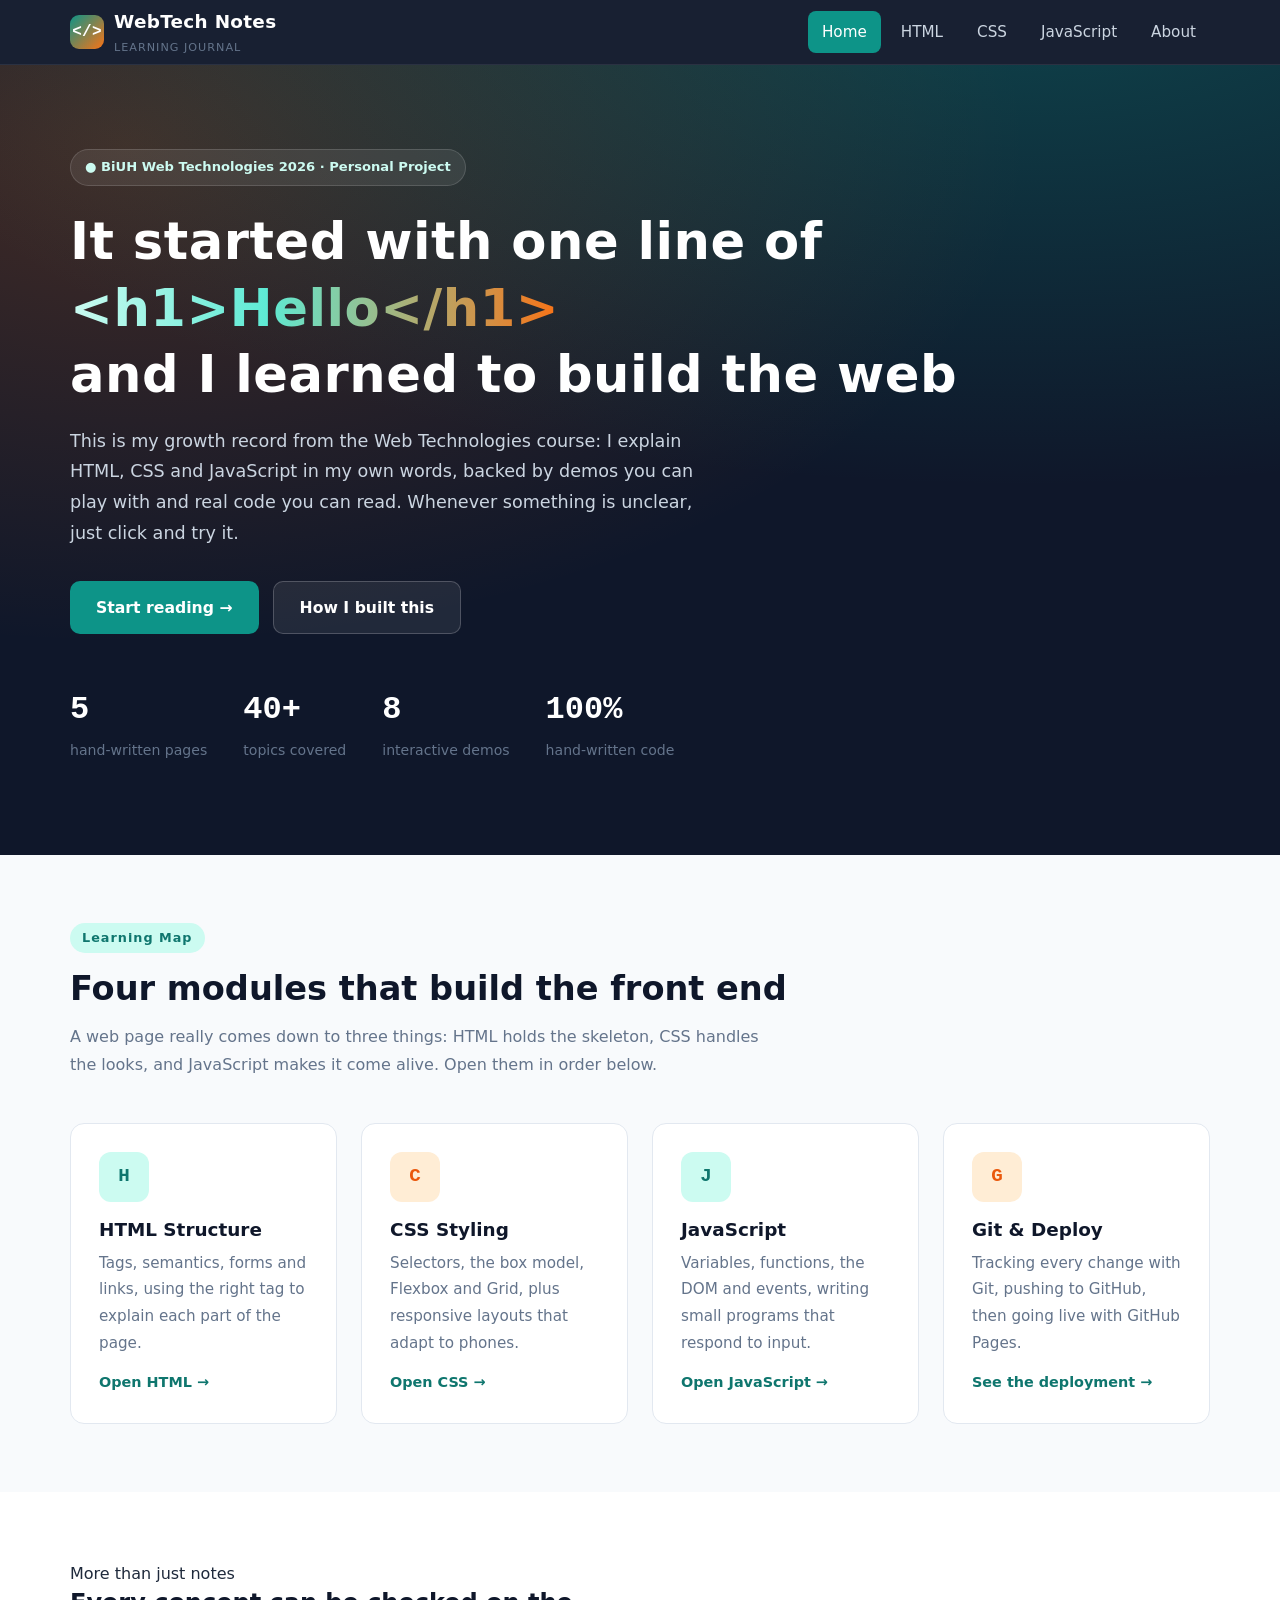
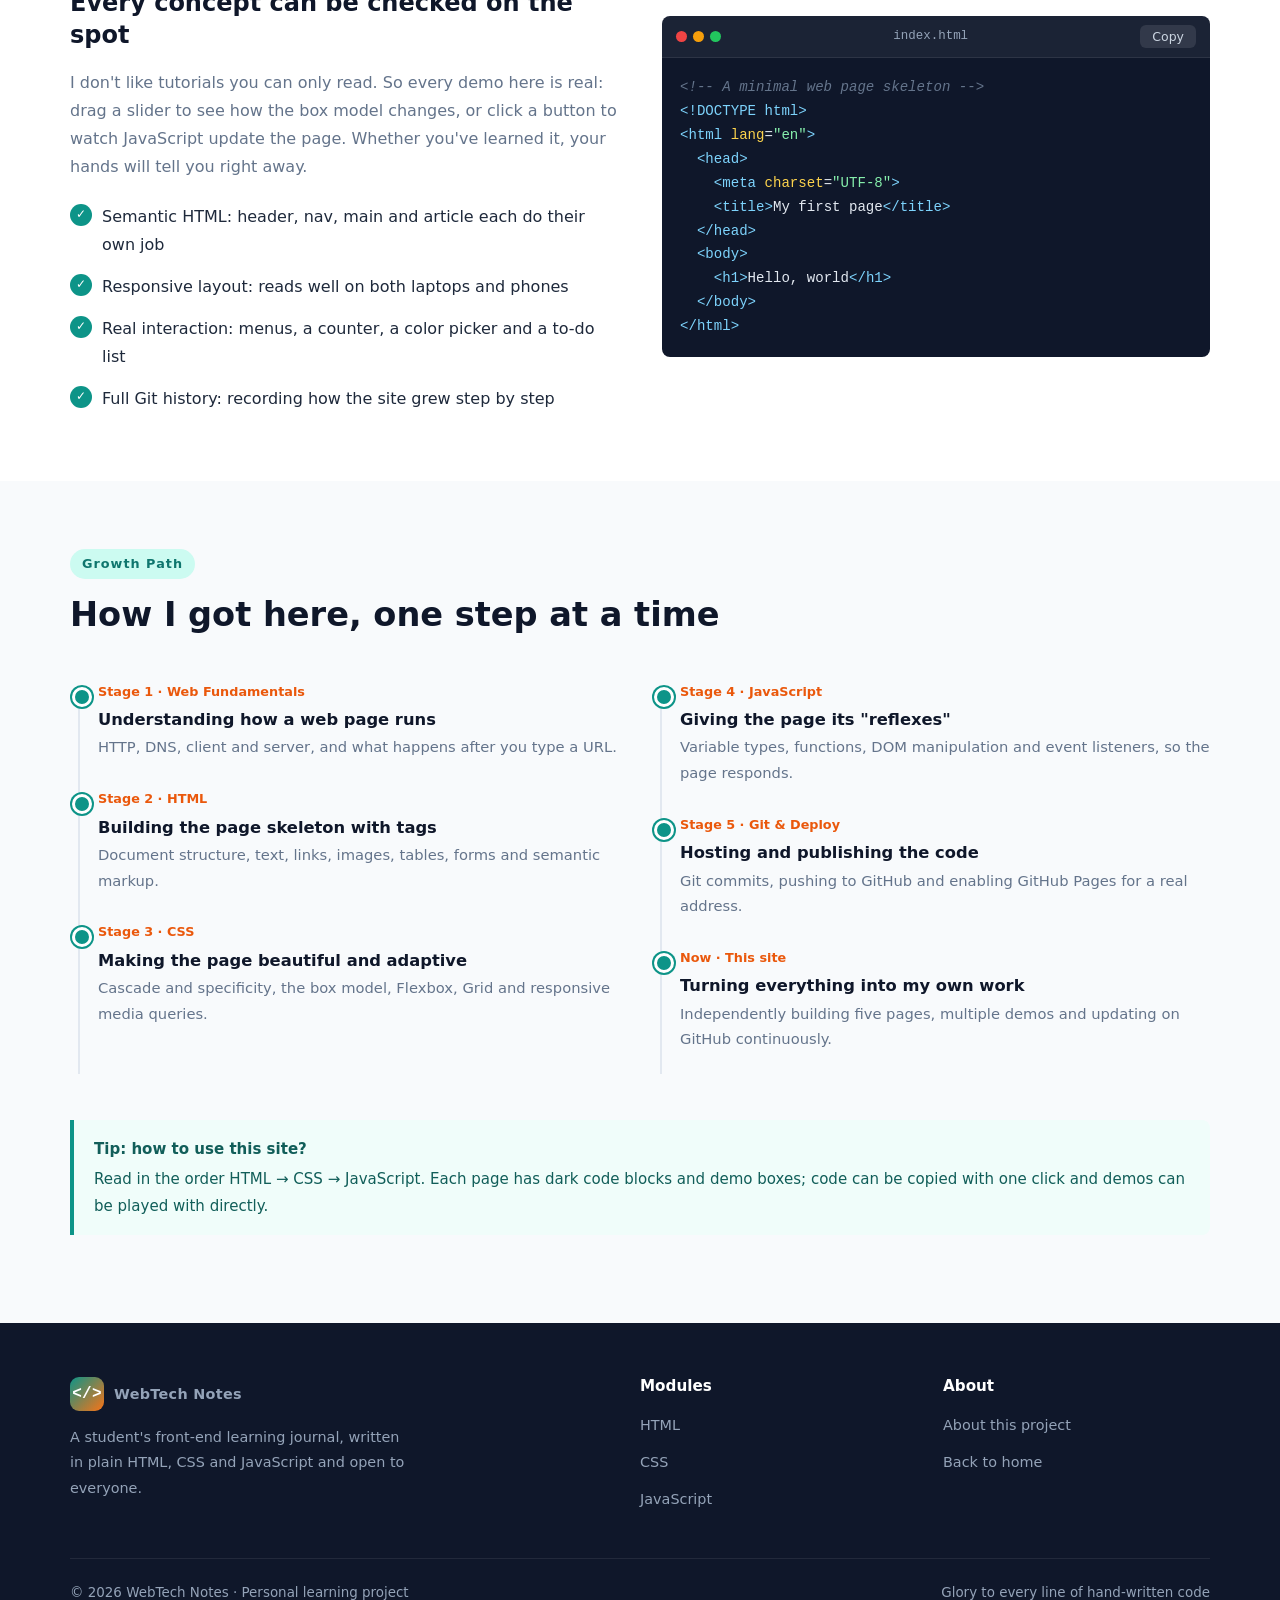
<file: index.html>
<!DOCTYPE html>
<html lang="en">
<head>
  <meta charset="UTF-8">
  <meta name="viewport" content="width=device-width, initial-scale=1.0">
  <title>WebTech Notes · My Web Development Learning Journal</title>
  <meta name="description" content="A from-scratch front-end learning journal: HTML, CSS and JavaScript topics, interactive demos and real code, all hand-written and hosted on GitHub.">

  <!-- Identity: favicon and app icon -->
  <link rel="icon" href="images/favicon-32.png" sizes="32x32">
  <link rel="apple-touch-icon" href="images/apple-touch-icon.png">

  <!-- Open Graph share card -->
  <meta property="og:title" content="WebTech Notes">
  <meta property="og:description" content="A from-scratch front-end journal: HTML, CSS and JavaScript, all hand-written.">
  <meta property="og:image" content="https://qianniu2007.github.io/webtech-notes/images/og-image.jpg">
  <meta property="og:url" content="https://qianniu2007.github.io/webtech-notes/">
  <meta property="og:type" content="website">
  <meta name="twitter:card" content="summary_large_image">

  <link rel="stylesheet" href="css/style.css">
</head>
<body>

  <!-- ===== Header ===== -->
  <header class="site-header">
    <div class="container nav-bar">
      <a class="brand" href="index.html">
        <span class="mark">&lt;/&gt;</span>
        <span>WebTech Notes<small>LEARNING JOURNAL</small></span>
      </a>
      <button class="nav-toggle" aria-label="Toggle menu" aria-expanded="false">
        <span></span><span></span><span></span>
      </button>
      <nav class="nav-links" aria-label="Main navigation">
        <a href="index.html" class="active">Home</a>
        <a href="html.html">HTML</a>
        <a href="css.html">CSS</a>
        <a href="javascript.html">JavaScript</a>
        <a href="about.html">About</a>
      </nav>
    </div>
  </header>

  <main>
    <!-- ===== Hero ===== -->
    <section class="hero">
      <div class="container">
        <span class="eyebrow">● BiUH Web Technologies 2026 · Personal Project</span>
        <h1>It started with one line of <span class="grad">&lt;h1&gt;Hello&lt;/h1&gt;</span><br>and I learned to build the web</h1>
        <p class="lead">
          This is my growth record from the Web Technologies course: I explain HTML, CSS and JavaScript
          in my own words, backed by demos you can play with and real code you can read.
          Whenever something is unclear, just click and try it.
        </p>
        <div class="hero-actions">
          <a href="html.html" class="btn btn-primary">Start reading →</a>
          <a href="about.html" class="btn btn-ghost">How I built this</a>
        </div>
        <div class="hero-stats">
          <div><div class="num"><span data-count="5">0</span></div><div class="lbl">hand-written pages</div></div>
          <div><div class="num"><span data-count="40">0</span>+</div><div class="lbl">topics covered</div></div>
          <div><div class="num"><span data-count="8">0</span></div><div class="lbl">interactive demos</div></div>
          <div><div class="num"><span data-count="100">0</span>%</div><div class="lbl">hand-written code</div></div>
        </div>
      </div>
    </section>

    <!-- ===== Learning modules ===== -->
    <section class="section">
      <div class="container">
        <div class="section-head reveal">
          <span class="tag">Learning Map</span>
          <h2>Four modules that build the front end</h2>
          <p>A web page really comes down to three things: HTML holds the skeleton, CSS handles the looks, and JavaScript makes it come alive. Open them in order below.</p>
        </div>
        <div class="grid grid-4">
          <article class="card module-card reveal">
            <div class="icon">H</div>
            <h3>HTML Structure</h3>
            <p>Tags, semantics, forms and links, using the right tag to explain each part of the page.</p>
            <a class="go" href="html.html">Open HTML</a>
          </article>
          <article class="card module-card reveal">
            <div class="icon accent-bg">C</div>
            <h3>CSS Styling</h3>
            <p>Selectors, the box model, Flexbox and Grid, plus responsive layouts that adapt to phones.</p>
            <a class="go" href="css.html">Open CSS</a>
          </article>
          <article class="card module-card reveal">
            <div class="icon">J</div>
            <h3>JavaScript</h3>
            <p>Variables, functions, the DOM and events, writing small programs that respond to input.</p>
            <a class="go" href="javascript.html">Open JavaScript</a>
          </article>
          <article class="card module-card reveal">
            <div class="icon accent-bg">G</div>
            <h3>Git &amp; Deploy</h3>
            <p>Tracking every change with Git, pushing to GitHub, then going live with GitHub Pages.</p>
            <a class="go" href="about.html">See the deployment</a>
          </article>
        </div>
      </div>
    </section>

    <!-- ===== Why this site ===== -->
    <section class="section alt">
      <div class="container">
        <div class="grid grid-2" style="align-items:center; gap:44px;">
          <div class="reveal">
            <span class="tag">More than just notes</span>
            <h2 style="margin-bottom:18px;">Every concept can be checked on the spot</h2>
            <p style="color:var(--muted); margin-bottom:22px;">
              I don't like tutorials you can only read. So every demo here is real: drag a slider to see
              how the box model changes, or click a button to watch JavaScript update the page.
              Whether you've learned it, your hands will tell you right away.
            </p>
            <ul class="feature-list">
              <li>Semantic HTML: header, nav, main and article each do their own job</li>
              <li>Responsive layout: reads well on both laptops and phones</li>
              <li>Real interaction: menus, a counter, a color picker and a to-do list</li>
              <li>Full Git history: recording how the site grew step by step</li>
            </ul>
          </div>
          <div class="reveal">
            <div class="code-block">
              <div class="code-bar">
                <span class="dots"><i></i><i></i><i></i></span>
                <span class="fname">index.html</span>
                <button class="copy-btn">Copy</button>
              </div>
<pre><span class="t-com">&lt;!-- A minimal web page skeleton --&gt;</span>
<span class="t-tag">&lt;!DOCTYPE html&gt;</span>
<span class="t-tag">&lt;html</span> <span class="t-attr">lang</span>=<span class="t-str">"en"</span><span class="t-tag">&gt;</span>
  <span class="t-tag">&lt;head&gt;</span>
    <span class="t-tag">&lt;meta</span> <span class="t-attr">charset</span>=<span class="t-str">"UTF-8"</span><span class="t-tag">&gt;</span>
    <span class="t-tag">&lt;title&gt;</span>My first page<span class="t-tag">&lt;/title&gt;</span>
  <span class="t-tag">&lt;/head&gt;</span>
  <span class="t-tag">&lt;body&gt;</span>
    <span class="t-tag">&lt;h1&gt;</span>Hello, world<span class="t-tag">&lt;/h1&gt;</span>
  <span class="t-tag">&lt;/body&gt;</span>
<span class="t-tag">&lt;/html&gt;</span></pre>
            </div>
          </div>
        </div>
      </div>
    </section>

    <!-- ===== Timeline ===== -->
    <section class="section">
      <div class="container">
        <div class="section-head reveal">
          <span class="tag">Growth Path</span>
          <h2>How I got here, one step at a time</h2>
        </div>
        <div class="grid grid-2">
          <div class="timeline reveal">
            <div class="timeline-item">
              <div class="when">Stage 1 · Web Fundamentals</div>
              <h4>Understanding how a web page runs</h4>
              <p>HTTP, DNS, client and server, and what happens after you type a URL.</p>
            </div>
            <div class="timeline-item">
              <div class="when">Stage 2 · HTML</div>
              <h4>Building the page skeleton with tags</h4>
              <p>Document structure, text, links, images, tables, forms and semantic markup.</p>
            </div>
            <div class="timeline-item">
              <div class="when">Stage 3 · CSS</div>
              <h4>Making the page beautiful and adaptive</h4>
              <p>Cascade and specificity, the box model, Flexbox, Grid and responsive media queries.</p>
            </div>
          </div>
          <div class="timeline reveal">
            <div class="timeline-item">
              <div class="when">Stage 4 · JavaScript</div>
              <h4>Giving the page its "reflexes"</h4>
              <p>Variable types, functions, DOM manipulation and event listeners, so the page responds.</p>
            </div>
            <div class="timeline-item">
              <div class="when">Stage 5 · Git &amp; Deploy</div>
              <h4>Hosting and publishing the code</h4>
              <p>Git commits, pushing to GitHub and enabling GitHub Pages for a real address.</p>
            </div>
            <div class="timeline-item">
              <div class="when">Now · This site</div>
              <h4>Turning everything into my own work</h4>
              <p>Independently building five pages, multiple demos and updating on GitHub continuously.</p>
            </div>
          </div>
        </div>

        <div class="callout info reveal" style="margin-top:40px;">
          <strong>Tip: how to use this site?</strong>
          Read in the order HTML → CSS → JavaScript. Each page has dark code blocks and demo boxes; code can be copied with one click and demos can be played with directly.
        </div>
      </div>
    </section>
  </main>

  <!-- ===== Footer ===== -->
  <footer class="site-footer">
    <div class="container">
      <div class="footer-grid">
        <div>
          <a class="brand" href="index.html">
            <span class="mark">&lt;/&gt;</span>
            <span>WebTech Notes</span>
          </a>
          <p>A student's front-end learning journal, written in plain HTML, CSS and JavaScript and open to everyone.</p>
        </div>
        <div>
          <h4>Modules</h4>
          <ul>
            <li><a href="html.html">HTML</a></li>
            <li><a href="css.html">CSS</a></li>
            <li><a href="javascript.html">JavaScript</a></li>
          </ul>
        </div>
        <div>
          <h4>About</h4>
          <ul>
            <li><a href="about.html">About this project</a></li>
            <li><a href="index.html">Back to home</a></li>
          </ul>
        </div>
      </div>
      <div class="footer-bottom">
        <span>© <span data-year>2026</span> WebTech Notes · Personal learning project</span>
        <span>Glory to every line of hand-written code</span>
      </div>
    </div>
  </footer>

  <button class="to-top" aria-label="Back to top">↑</button>
  <script src="js/main.js"></script>
</body>
</html>
</file>
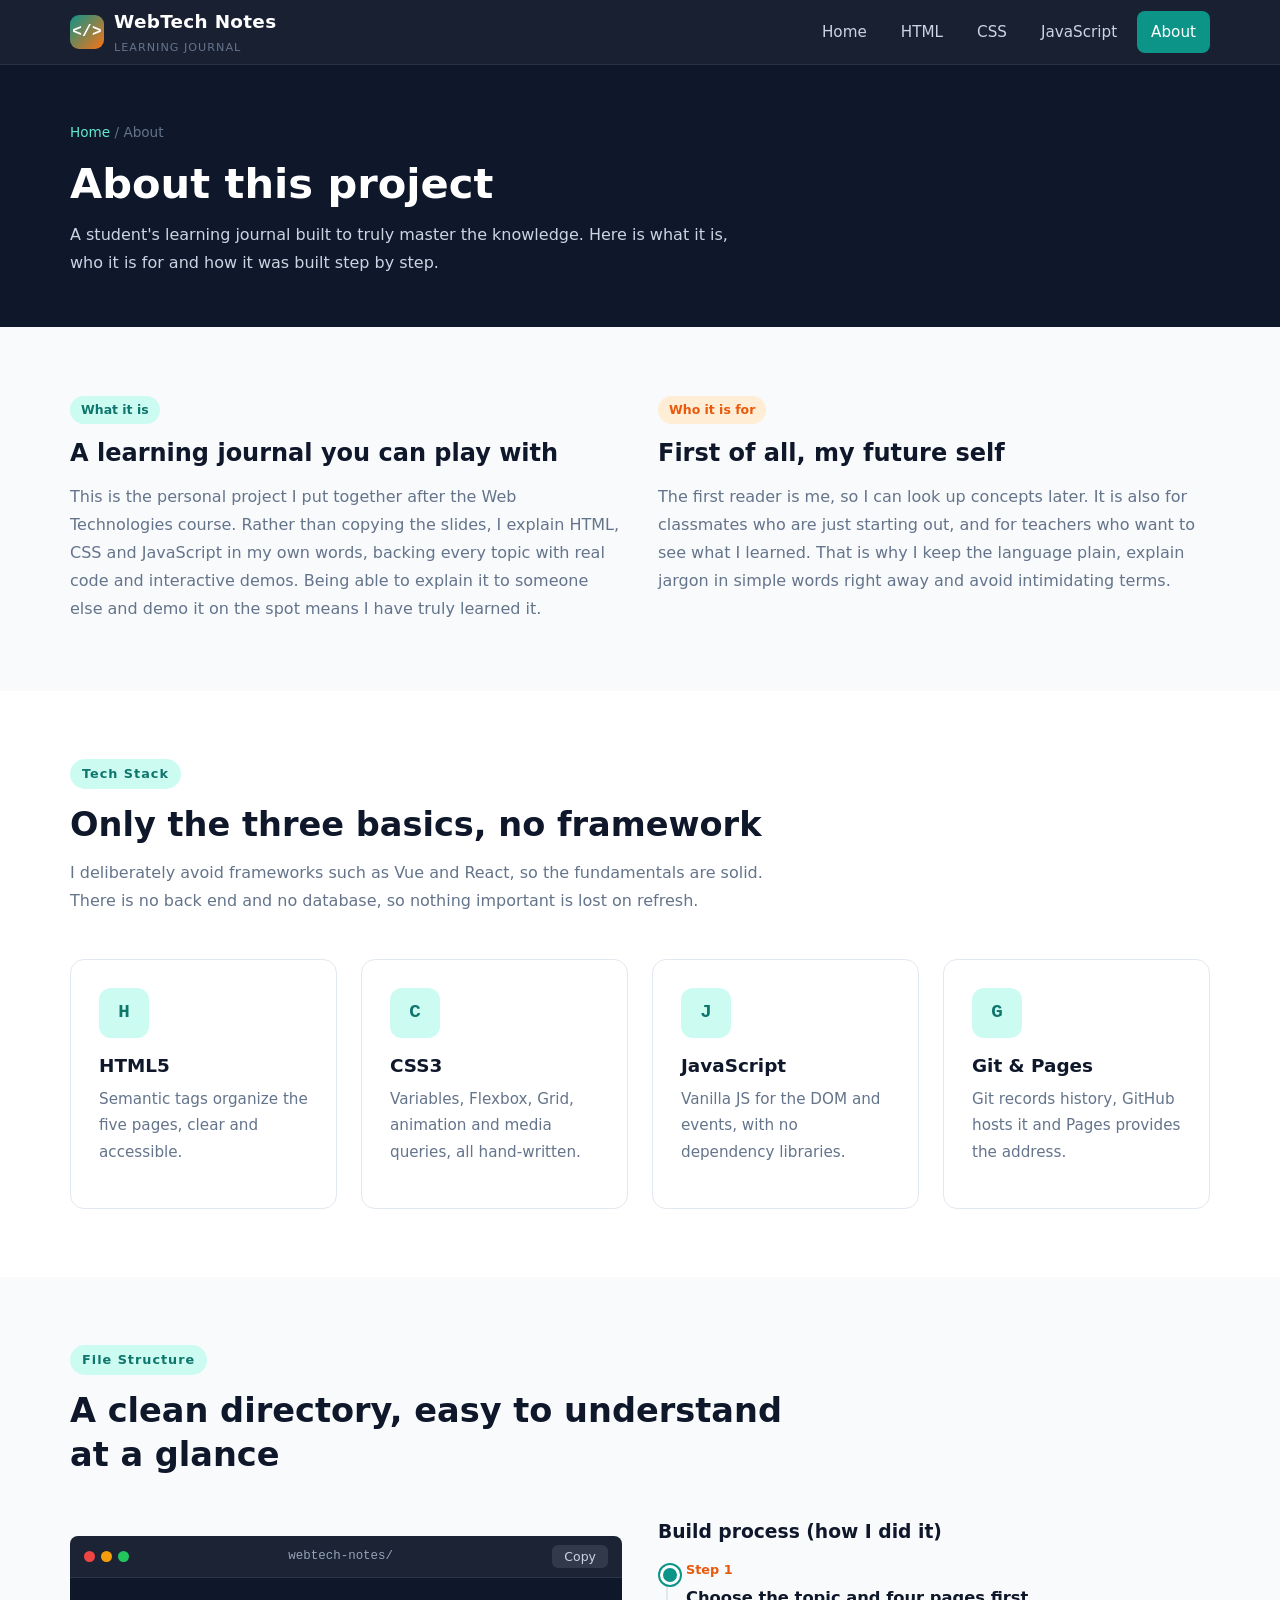
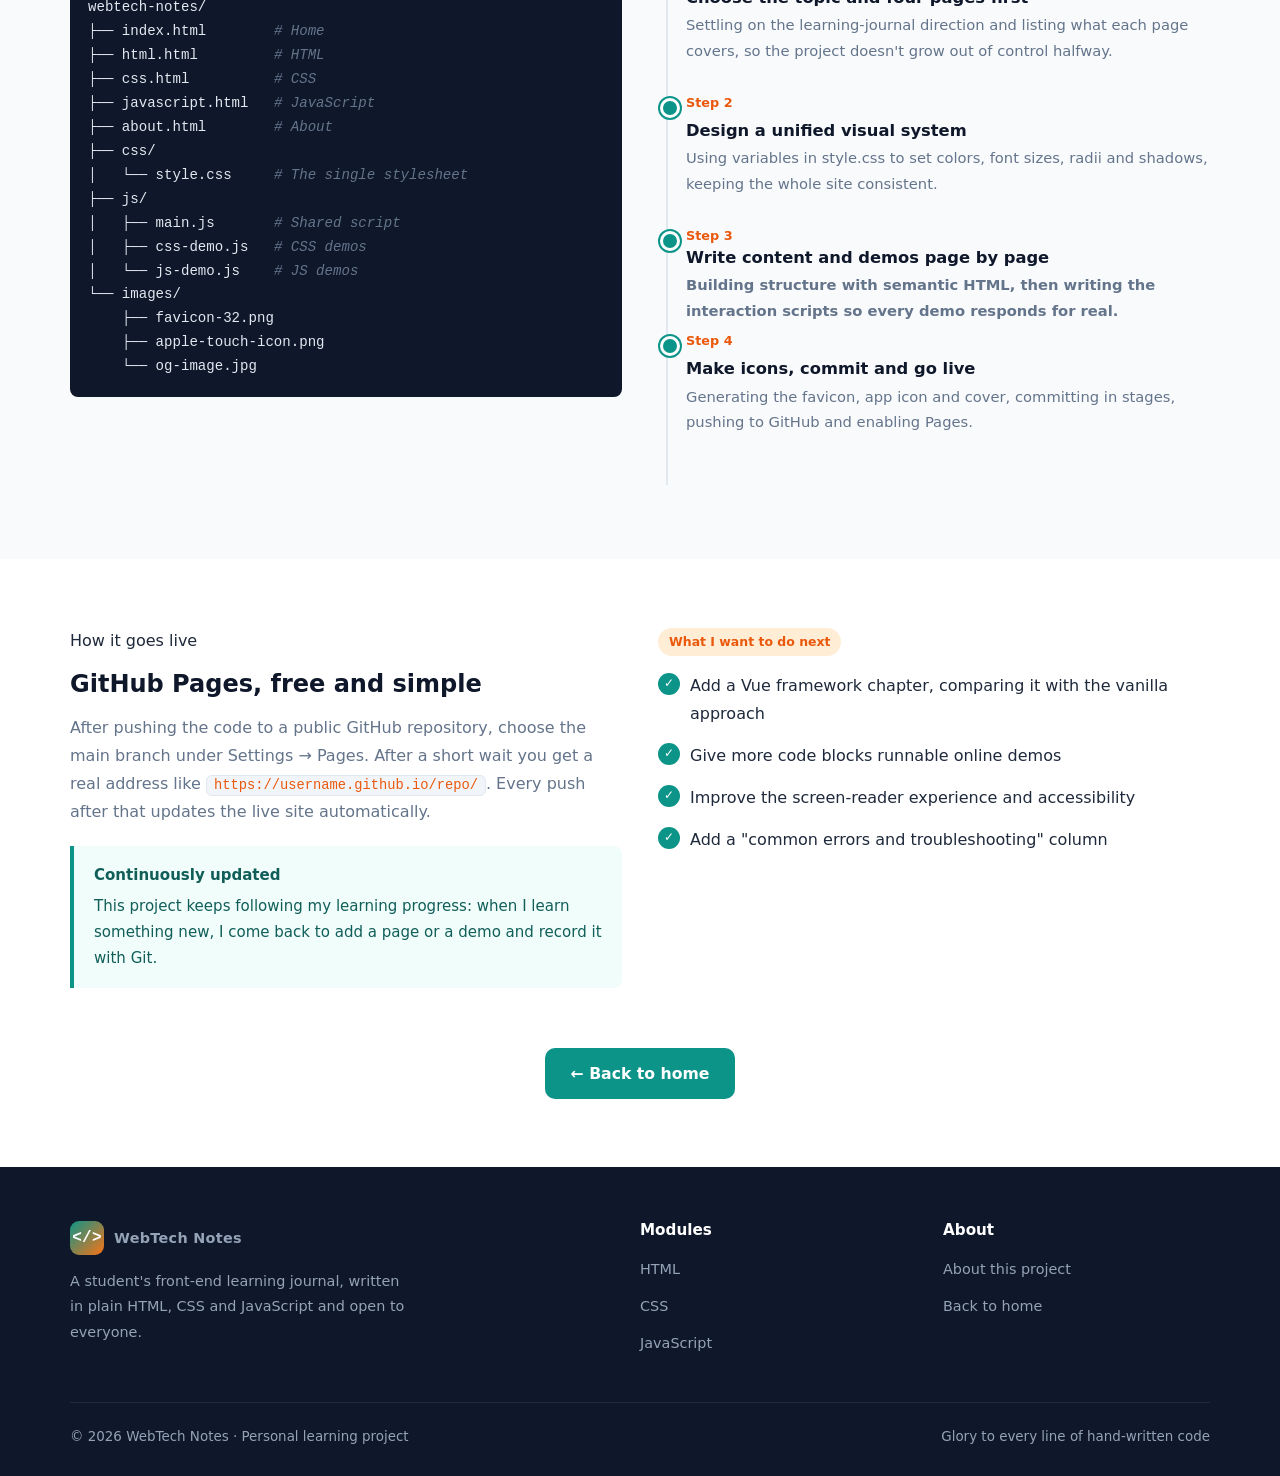
<file: about.html>
<!DOCTYPE html>
<html lang="en">
<head>
  <meta charset="UTF-8">
  <meta name="viewport" content="width=device-width, initial-scale=1.0">
  <title>About · WebTech Notes</title>
  <meta name="description" content="About this learning journal: what it is, who it is for, the technologies used, and the full build process from an empty folder to going live.">

  <link rel="icon" href="images/favicon-32.png" sizes="32x32">
  <link rel="apple-touch-icon" href="images/apple-touch-icon.png">
  <meta property="og:title" content="About · WebTech Notes">
  <meta property="og:description" content="What this learning journal is, who it is for and how it was built.">
  <meta property="og:image" content="https://qianniu2007.github.io/webtech-notes/images/og-image.jpg">
  <meta property="og:url" content="https://qianniu2007.github.io/webtech-notes/about.html">
  <meta property="og:type" content="website">
  <meta name="twitter:card" content="summary_large_image">

  <link rel="stylesheet" href="css/style.css">
</head>
<body>

  <header class="site-header">
    <div class="container nav-bar">
      <a class="brand" href="index.html">
        <span class="mark">&lt;/&gt;</span>
        <span>WebTech Notes<small>LEARNING JOURNAL</small></span>
      </a>
      <button class="nav-toggle" aria-label="Toggle menu" aria-expanded="false">
        <span></span><span></span><span></span>
      </button>
      <nav class="nav-links" aria-label="Main navigation">
        <a href="index.html">Home</a>
        <a href="html.html">HTML</a>
        <a href="css.html">CSS</a>
        <a href="javascript.html">JavaScript</a>
        <a href="about.html" class="active">About</a>
      </nav>
    </div>
  </header>

  <main>
    <section class="page-hero">
      <div class="container">
        <p class="crumb"><a href="index.html">Home</a> / About</p>
        <h1>About this project</h1>
        <p>A student's learning journal built to truly master the knowledge. Here is what it is, who it is for and how it was built step by step.</p>
      </div>
    </section>

    <!-- What / who -->
    <section class="section">
      <div class="container">
        <div class="grid grid-2" style="gap:36px; align-items:start;">
          <article class="reveal">
            <span class="badge">What it is</span>
            <h2 style="margin:14px 0;">A learning journal you can play with</h2>
            <p style="color:var(--muted);">
              This is the personal project I put together after the Web Technologies course. Rather than copying the
              slides, I explain HTML, CSS and JavaScript in my own words, backing every topic with real code and
              interactive demos. Being able to explain it to someone else and demo it on the spot means I have truly learned it.
            </p>
          </article>
          <article class="reveal">
            <span class="badge orange">Who it is for</span>
            <h2 style="margin:14px 0;">First of all, my future self</h2>
            <p style="color:var(--muted);">
              The first reader is me, so I can look up concepts later. It is also for classmates who are just starting
              out, and for teachers who want to see what I learned. That is why I keep the language plain, explain
              jargon in simple words right away and avoid intimidating terms.
            </p>
          </article>
        </div>
      </div>
    </section>

    <!-- Tech stack -->
    <section class="section alt">
      <div class="container">
        <div class="section-head reveal">
          <span class="tag">Tech Stack</span>
          <h2>Only the three basics, no framework</h2>
          <p>I deliberately avoid frameworks such as Vue and React, so the fundamentals are solid. There is no back end and no database, so nothing important is lost on refresh.</p>
        </div>
        <div class="grid grid-4">
          <div class="card reveal">
            <div class="icon">H</div>
            <h3>HTML5</h3>
            <p>Semantic tags organize the five pages, clear and accessible.</p>
          </div>
          <div class="card reveal">
            <div class="icon accent-bg">C</div>
            <h3>CSS3</h3>
            <p>Variables, Flexbox, Grid, animation and media queries, all hand-written.</p>
          </div>
          <div class="card reveal">
            <div class="icon">J</div>
            <h3>JavaScript</h3>
            <p>Vanilla JS for the DOM and events, with no dependency libraries.</p>
          </div>
          <div class="card reveal">
            <div class="icon accent-bg">G</div>
            <h3>Git &amp; Pages</h3>
            <p>Git records history, GitHub hosts it and Pages provides the address.</p>
          </div>
        </div>
      </div>
    </section>

    <!-- File structure -->
    <section class="section">
      <div class="container">
        <div class="section-head reveal">
          <span class="tag">File Structure</span>
          <h2>A clean directory, easy to understand at a glance</h2>
        </div>
        <div class="grid grid-2" style="align-items:start; gap:36px;">
          <div class="reveal">
            <div class="code-block">
              <div class="code-bar">
                <span class="dots"><i></i><i></i><i></i></span>
                <span class="fname">webtech-notes/</span>
                <button class="copy-btn">Copy</button>
              </div>
<pre>webtech-notes/
├── index.html        <span class="t-com"># Home</span>
├── html.html         <span class="t-com"># HTML</span>
├── css.html          <span class="t-com"># CSS</span>
├── javascript.html   <span class="t-com"># JavaScript</span>
├── about.html        <span class="t-com"># About</span>
├── css/
│   └── style.css     <span class="t-com"># The single stylesheet</span>
├── js/
│   ├── main.js       <span class="t-com"># Shared script</span>
│   ├── css-demo.js   <span class="t-com"># CSS demos</span>
│   └── js-demo.js    <span class="t-com"># JS demos</span>
└── images/
    ├── favicon-32.png
    ├── apple-touch-icon.png
    └── og-image.jpg</pre>
            </div>
          </div>
          <div class="reveal">
            <h3 style="margin-bottom:14px;">Build process (how I did it)</h3>
            <div class="timeline">
              <div class="timeline-item">
                <div class="when">Step 1</div>
                <h4>Choose the topic and four pages first</h4>
                <p>Settling on the learning-journal direction and listing what each page covers, so the project doesn't grow out of control halfway.</p>
              </div>
              <div class="timeline-item">
                <div class="when">Step 2</div>
                <h4>Design a unified visual system</h4>
                <p>Using variables in style.css to set colors, font sizes, radii and shadows, keeping the whole site consistent.</p>
              </div>
              <div class="timeline-item">
                <div class="when">Step 3</h4>
                <h4>Write content and demos page by page</h4>
                <p>Building structure with semantic HTML, then writing the interaction scripts so every demo responds for real.</p>
              </div>
              <div class="timeline-item">
                <div class="when">Step 4</div>
                <h4>Make icons, commit and go live</h4>
                <p>Generating the favicon, app icon and cover, committing in stages, pushing to GitHub and enabling Pages.</p>
              </div>
            </div>
          </div>
        </div>
      </div>
    </section>

    <!-- Deployment and future -->
    <section class="section alt">
      <div class="container">
        <div class="grid grid-2" style="gap:36px; align-items:start;">
          <div class="reveal">
            <span class="tag">How it goes live</span>
            <h2 style="margin:14px 0;">GitHub Pages, free and simple</h2>
            <p style="color:var(--muted); margin-bottom:16px;">
              After pushing the code to a public GitHub repository, choose the main branch under Settings → Pages.
              After a short wait you get a real address like <code class="inline">https://username.github.io/repo/</code>.
              Every push after that updates the live site automatically.
            </p>
            <div class="callout info">
              <strong>Continuously updated</strong>
              This project keeps following my learning progress: when I learn something new, I come back to add a page or a demo and record it with Git.
            </div>
          </div>
          <div class="reveal">
            <span class="badge orange">What I want to do next</span>
            <ul class="feature-list" style="margin-top:16px;">
              <li>Add a Vue framework chapter, comparing it with the vanilla approach</li>
              <li>Give more code blocks runnable online demos</li>
              <li>Improve the screen-reader experience and accessibility</li>
              <li>Add a "common errors and troubleshooting" column</li>
            </ul>
          </div>
        </div>

        <div style="display:flex; justify-content:center; margin-top:40px;" class="reveal">
          <a href="index.html" class="btn btn-primary">← Back to home</a>
        </div>
      </div>
    </section>
  </main>

  <footer class="site-footer">
    <div class="container">
      <div class="footer-grid">
        <div>
          <a class="brand" href="index.html">
            <span class="mark">&lt;/&gt;</span><span>WebTech Notes</span>
          </a>
          <p>A student's front-end learning journal, written in plain HTML, CSS and JavaScript and open to everyone.</p>
        </div>
        <div>
          <h4>Modules</h4>
          <ul>
            <li><a href="html.html">HTML</a></li>
            <li><a href="css.html">CSS</a></li>
            <li><a href="javascript.html">JavaScript</a></li>
          </ul>
        </div>
        <div>
          <h4>About</h4>
          <ul>
            <li><a href="about.html">About this project</a></li>
            <li><a href="index.html">Back to home</a></li>
          </ul>
        </div>
      </div>
      <div class="footer-bottom">
        <span>© <span data-year>2026</span> WebTech Notes · Personal learning project</span>
        <span>Glory to every line of hand-written code</span>
      </div>
    </div>
  </footer>

  <button class="to-top" aria-label="Back to top">↑</button>
  <script src="js/main.js"></script>
</body>
</html>
</file>
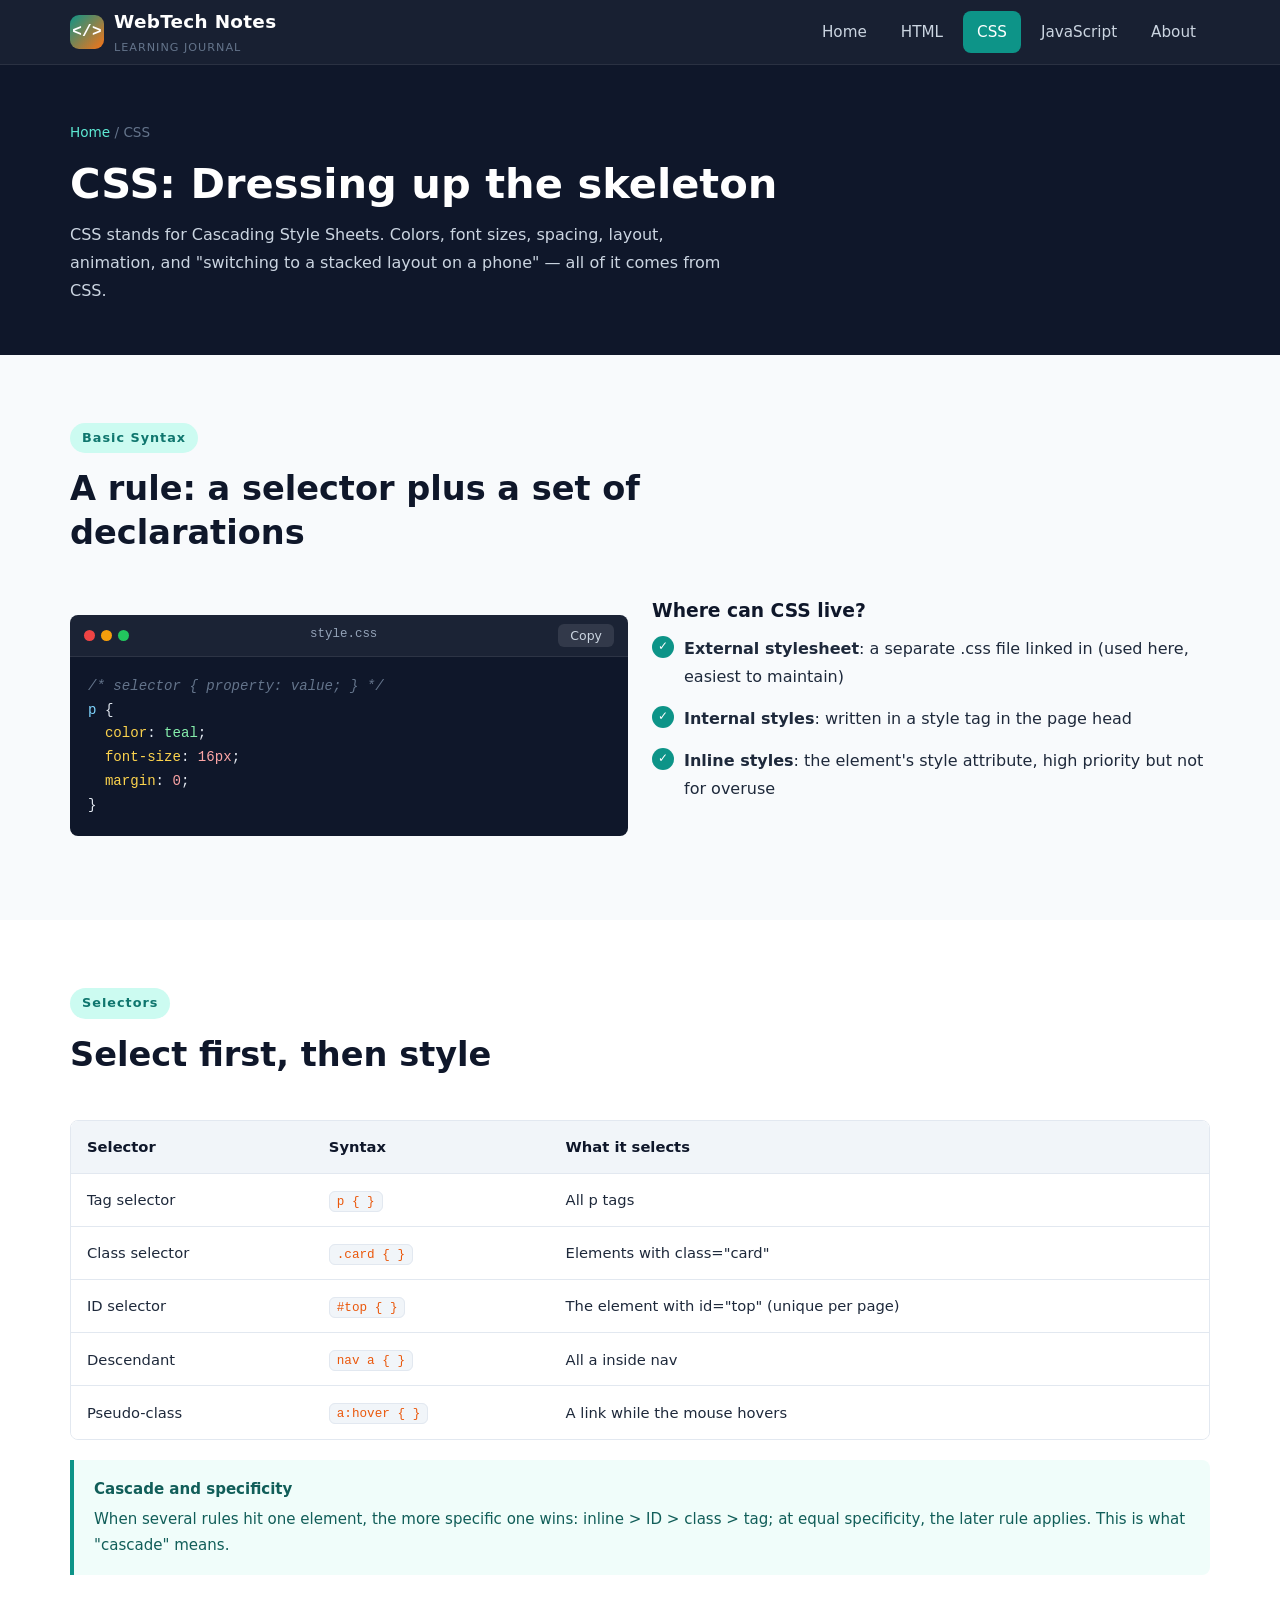
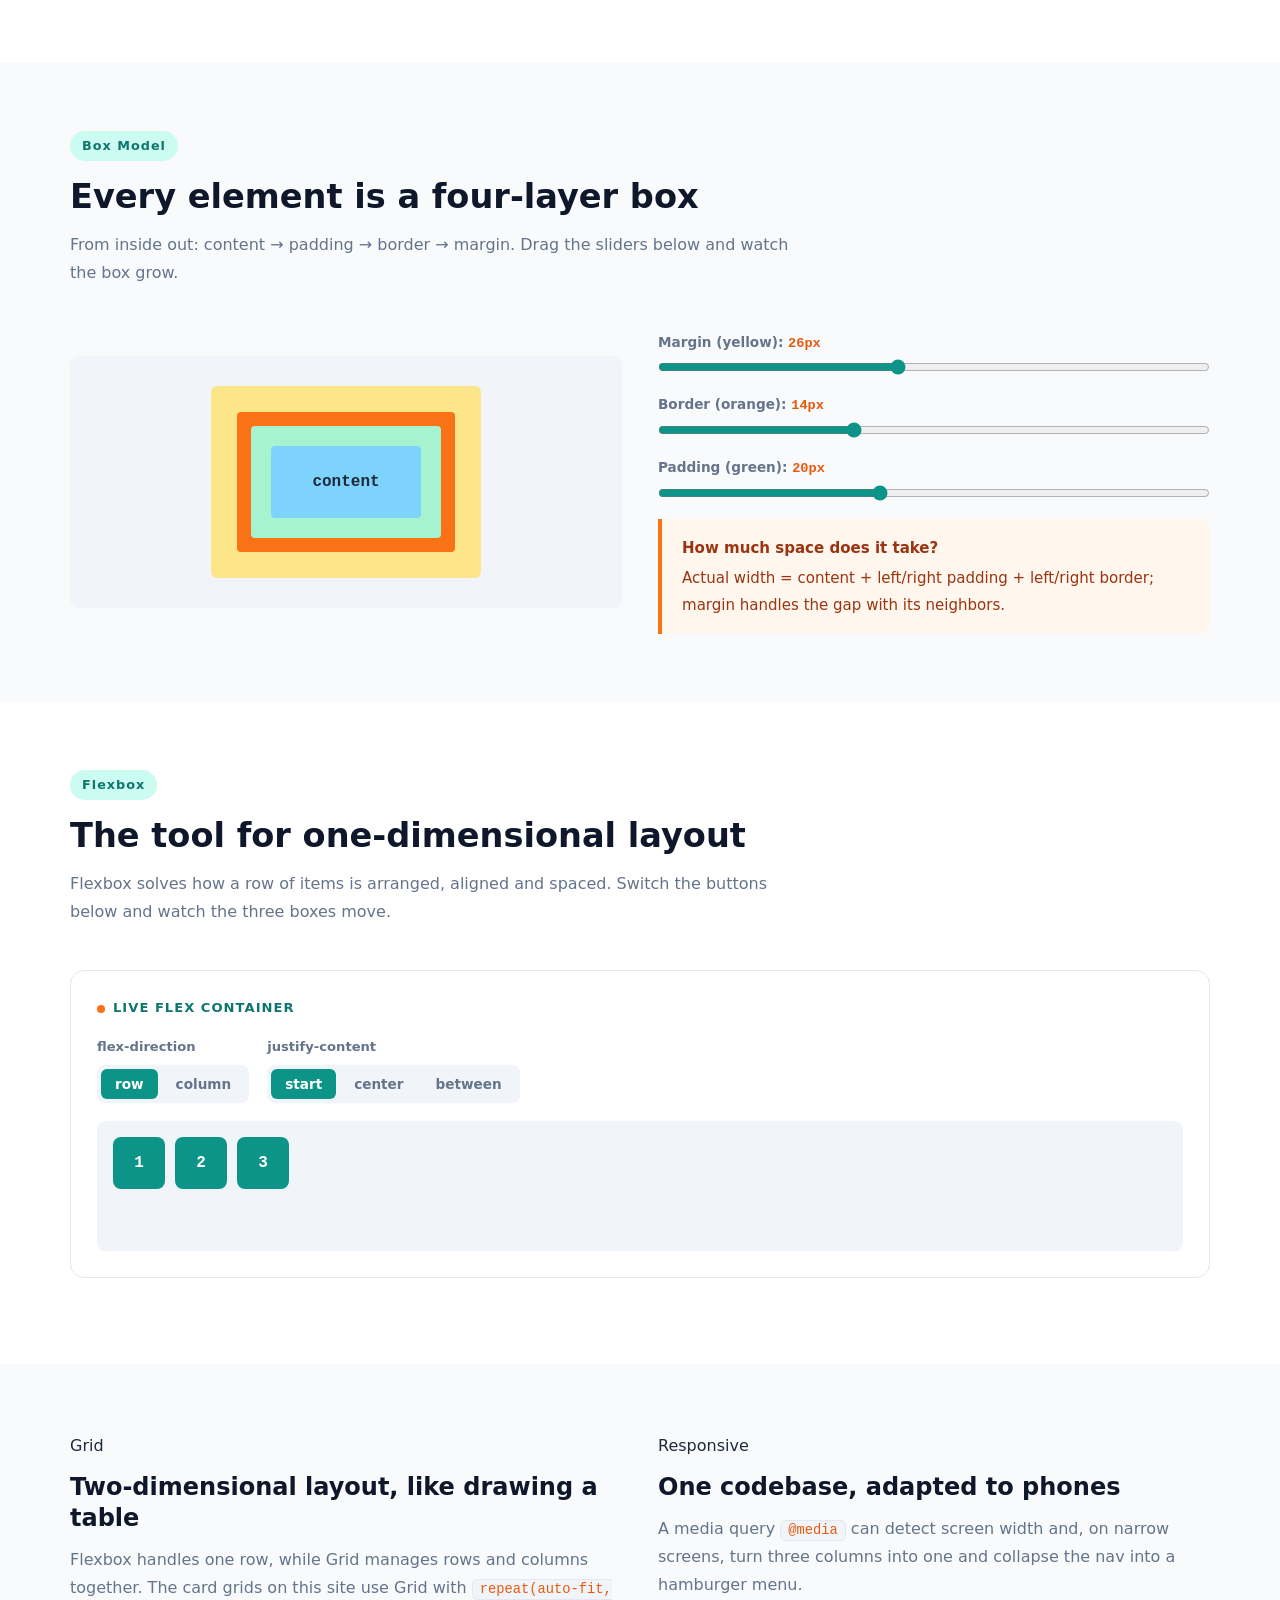
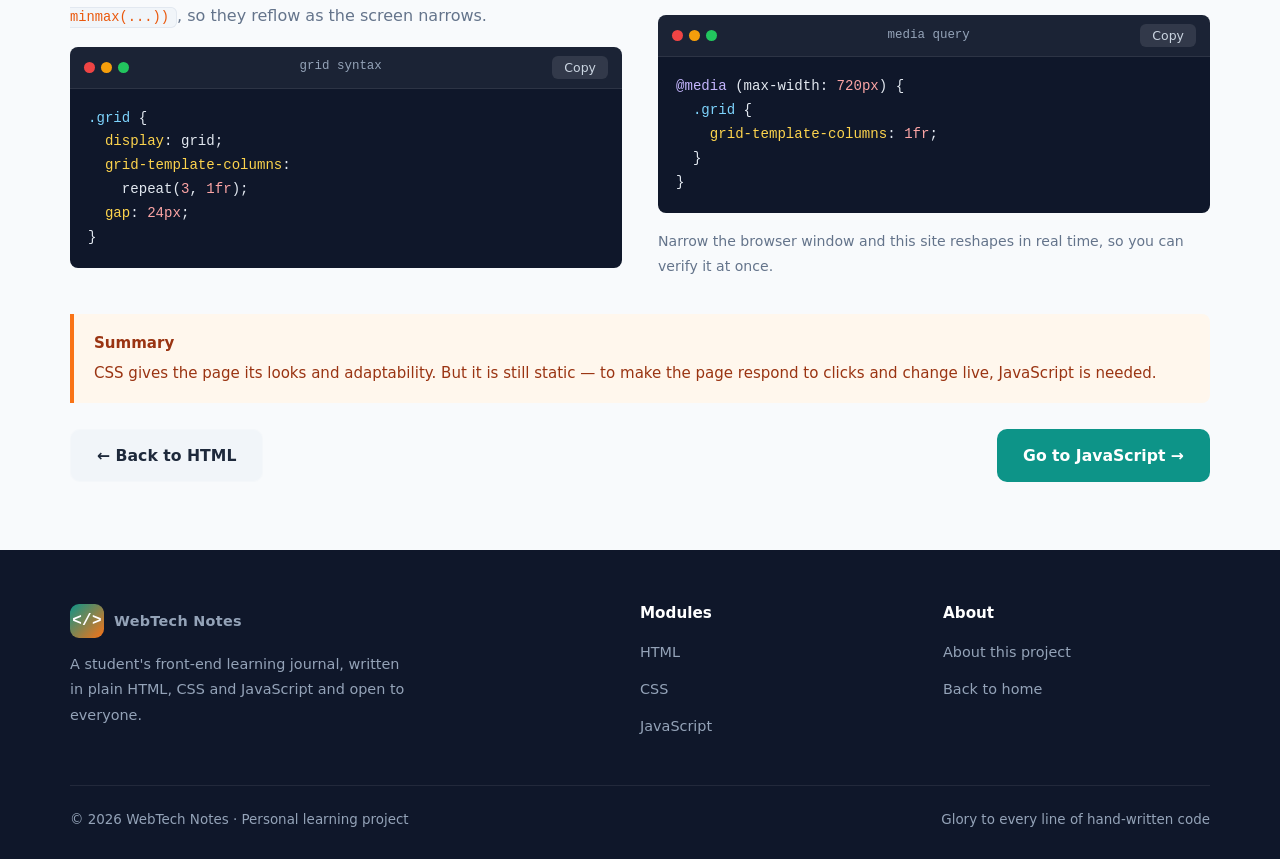
<file: css.html>
<!DOCTYPE html>
<html lang="en">
<head>
  <meta charset="UTF-8">
  <meta name="viewport" content="width=device-width, initial-scale=1.0">
  <title>CSS · WebTech Notes</title>
  <meta name="description" content="CSS learning notes: selectors, the box model, Flexbox, Grid and responsive layouts, with live interactive demos you can control with sliders.">

  <link rel="icon" href="images/favicon-32.png" sizes="32x32">
  <link rel="apple-touch-icon" href="images/apple-touch-icon.png">
  <meta property="og:title" content="CSS · WebTech Notes">
  <meta property="og:description" content="The box model, Flexbox, Grid and responsive design, explained with sliders.">
  <meta property="og:image" content="https://qianniu2007.github.io/webtech-notes/images/og-image.jpg">
  <meta property="og:url" content="https://qianniu2007.github.io/webtech-notes/css.html">
  <meta property="og:type" content="website">
  <meta name="twitter:card" content="summary_large_image">

  <link rel="stylesheet" href="css/style.css">
</head>
<body>

  <header class="site-header">
    <div class="container nav-bar">
      <a class="brand" href="index.html">
        <span class="mark">&lt;/&gt;</span>
        <span>WebTech Notes<small>LEARNING JOURNAL</small></span>
      </a>
      <button class="nav-toggle" aria-label="Toggle menu" aria-expanded="false">
        <span></span><span></span><span></span>
      </button>
      <nav class="nav-links" aria-label="Main navigation">
        <a href="index.html">Home</a>
        <a href="html.html">HTML</a>
        <a href="css.html" class="active">CSS</a>
        <a href="javascript.html">JavaScript</a>
        <a href="about.html">About</a>
      </nav>
    </div>
  </header>

  <main>
    <section class="page-hero">
      <div class="container">
        <p class="crumb"><a href="index.html">Home</a> / CSS</p>
        <h1>CSS: Dressing up the skeleton</h1>
        <p>CSS stands for Cascading Style Sheets. Colors, font sizes, spacing, layout, animation, and "switching to a stacked layout on a phone" — all of it comes from CSS.</p>
      </div>
    </section>

    <!-- 1. Syntax -->
    <section class="section">
      <div class="container">
        <div class="section-head reveal">
          <span class="tag">Basic Syntax</span>
          <h2>A rule: a selector plus a set of declarations</h2>
        </div>
        <div class="grid grid-2" style="align-items:start;">
          <div class="reveal">
            <div class="code-block">
              <div class="code-bar">
                <span class="dots"><i></i><i></i><i></i></span>
                <span class="fname">style.css</span>
                <button class="copy-btn">Copy</button>
              </div>
<pre><span class="t-com">/* selector { property: value; } */</span>
<span class="t-tag">p</span> {
  <span class="t-attr">color</span>: <span class="t-str">teal</span>;
  <span class="t-attr">font-size</span>: <span class="t-num">16px</span>;
  <span class="t-attr">margin</span>: <span class="t-num">0</span>;
}</pre>
            </div>
          </div>
          <div class="reveal">
            <h3 style="margin-bottom:12px;">Where can CSS live?</h3>
            <ul class="feature-list">
              <li><strong>External stylesheet</strong>: a separate .css file linked in (used here, easiest to maintain)</li>
              <li><strong>Internal styles</strong>: written in a style tag in the page head</li>
              <li><strong>Inline styles</strong>: the element's style attribute, high priority but not for overuse</li>
            </ul>
          </div>
        </div>
      </div>
    </section>

    <!-- 2. Selectors -->
    <section class="section alt">
      <div class="container">
        <div class="section-head reveal">
          <span class="tag">Selectors</span>
          <h2>Select first, then style</h2>
        </div>
        <div class="table-wrap reveal">
          <table>
            <thead>
              <tr><th>Selector</th><th>Syntax</th><th>What it selects</th></tr>
            </thead>
            <tbody>
              <tr><td>Tag selector</td><td><code class="inline">p { }</code></td><td>All p tags</td></tr>
              <tr><td>Class selector</td><td><code class="inline">.card { }</code></td><td>Elements with class="card"</td></tr>
              <tr><td>ID selector</td><td><code class="inline">#top { }</code></td><td>The element with id="top" (unique per page)</td></tr>
              <tr><td>Descendant</td><td><code class="inline">nav a { }</code></td><td>All a inside nav</td></tr>
              <tr><td>Pseudo-class</td><td><code class="inline">a:hover { }</code></td><td>A link while the mouse hovers</td></tr>
            </tbody>
          </table>
        </div>
        <div class="callout info reveal">
          <strong>Cascade and specificity</strong>
          When several rules hit one element, the more specific one wins: inline &gt; ID &gt; class &gt; tag; at equal specificity, the later rule applies. This is what "cascade" means.
        </div>
      </div>
    </section>

    <!-- 3. Box model demo -->
    <section class="section">
      <div class="container">
        <div class="section-head reveal">
          <span class="tag">Box Model</span>
          <h2>Every element is a four-layer box</h2>
          <p>From inside out: content → padding → border → margin. Drag the sliders below and watch the box grow.</p>
        </div>
        <div class="grid grid-2" style="align-items:center; gap:36px;">
          <div class="box-model-stage reveal">
            <div class="bm-margin" id="bmMargin">
              <div class="bm-border" id="bmBorder">
                <div class="bm-padding" id="bmPadding">
                  <div class="bm-content">content</div>
                </div>
              </div>
            </div>
          </div>
          <div class="reveal" style="display:grid; gap:18px;">
            <div class="range-control">
              <label>Margin (yellow): <span class="val" id="marginVal">26px</span></label>
              <input type="range" id="marginRange" min="0" max="60" value="26">
            </div>
            <div class="range-control">
              <label>Border (orange): <span class="val" id="borderVal">14px</span></label>
              <input type="range" id="borderRange" min="0" max="40" value="14">
            </div>
            <div class="range-control">
              <label>Padding (green): <span class="val" id="paddingVal">20px</span></label>
              <input type="range" id="paddingRange" min="0" max="50" value="20">
            </div>
            <div class="callout" style="margin:0;">
              <strong>How much space does it take?</strong>
              Actual width = content + left/right padding + left/right border; margin handles the gap with its neighbors.
            </div>
          </div>
        </div>
      </div>
    </section>

    <!-- 4. Flexbox demo -->
    <section class="section alt">
      <div class="container">
        <div class="section-head reveal">
          <span class="tag">Flexbox</span>
          <h2>The tool for one-dimensional layout</h2>
          <p>Flexbox solves how a row of items is arranged, aligned and spaced. Switch the buttons below and watch the three boxes move.</p>
        </div>
        <div class="demo reveal">
          <div class="demo-title">Live flex container</div>
          <div style="display:flex; flex-wrap:wrap; gap:18px; margin-bottom:18px;">
            <div>
              <p style="font-size:0.82rem; font-weight:600; color:var(--muted); margin-bottom:6px;">flex-direction</p>
              <div class="seg-control" id="dirControl">
                <button data-dir="row" class="on">row</button>
                <button data-dir="column">column</button>
              </div>
            </div>
            <div>
              <p style="font-size:0.82rem; font-weight:600; color:var(--muted); margin-bottom:6px;">justify-content</p>
              <div class="seg-control" id="justifyControl">
                <button data-jc="flex-start" class="on">start</button>
                <button data-jc="center">center</button>
                <button data-jc="space-between">between</button>
              </div>
            </div>
          </div>
          <div class="flex-stage" id="flexStage">
            <div class="flex-item">1</div>
            <div class="flex-item">2</div>
            <div class="flex-item">3</div>
          </div>
        </div>
      </div>
    </section>

    <!-- 5. Grid and responsive -->
    <section class="section">
      <div class="container">
        <div class="grid grid-2" style="align-items:start; gap:36px;">
          <div class="reveal">
            <span class="tag">Grid</span>
            <h2 style="margin:12px 0;">Two-dimensional layout, like drawing a table</h2>
            <p style="color:var(--muted); margin-bottom:16px;">
              Flexbox handles one row, while Grid manages rows and columns together. The card grids on this
              site use Grid with <code class="inline">repeat(auto-fit, minmax(...))</code>, so they reflow as the screen narrows.
            </p>
            <div class="code-block">
              <div class="code-bar">
                <span class="dots"><i></i><i></i><i></i></span>
                <span class="fname">grid syntax</span>
                <button class="copy-btn">Copy</button>
              </div>
<pre><span class="t-tag">.grid</span> {
  <span class="t-attr">display</span>: grid;
  <span class="t-attr">grid-template-columns</span>:
    repeat(<span class="t-num">3</span>, <span class="t-num">1fr</span>);
  <span class="t-attr">gap</span>: <span class="t-num">24px</span>;
}</pre>
            </div>
          </div>
          <div class="reveal">
            <span class="tag">Responsive</span>
            <h2 style="margin:12px 0;">One codebase, adapted to phones</h2>
            <p style="color:var(--muted); margin-bottom:16px;">
              A media query <code class="inline">@media</code> can detect screen width and, on narrow screens, turn three columns into one and collapse the nav into a hamburger menu.
            </p>
            <div class="code-block">
              <div class="code-bar">
                <span class="dots"><i></i><i></i><i></i></span>
                <span class="fname">media query</span>
                <button class="copy-btn">Copy</button>
              </div>
<pre><span class="t-kw">@media</span> (max-width: <span class="t-num">720px</span>) {
  <span class="t-tag">.grid</span> {
    <span class="t-attr">grid-template-columns</span>: <span class="t-num">1fr</span>;
  }
}</pre>
            </div>
            <p style="font-size:0.88rem; color:var(--muted);">Narrow the browser window and this site reshapes in real time, so you can verify it at once.</p>
          </div>
        </div>

        <div class="callout reveal" style="margin-top:30px;">
          <strong>Summary</strong>
          CSS gives the page its looks and adaptability. But it is still static — to make the page respond to clicks and change live, JavaScript is needed.
        </div>
        <div style="display:flex; justify-content:space-between; margin-top:26px;" class="reveal">
          <a href="html.html" class="btn btn-ghost" style="background:#f1f5f9; color:var(--ink);">← Back to HTML</a>
          <a href="javascript.html" class="btn btn-primary">Go to JavaScript →</a>
        </div>
      </div>
    </section>
  </main>

  <footer class="site-footer">
    <div class="container">
      <div class="footer-grid">
        <div>
          <a class="brand" href="index.html">
            <span class="mark">&lt;/&gt;</span><span>WebTech Notes</span>
          </a>
          <p>A student's front-end learning journal, written in plain HTML, CSS and JavaScript and open to everyone.</p>
        </div>
        <div>
          <h4>Modules</h4>
          <ul>
            <li><a href="html.html">HTML</a></li>
            <li><a href="css.html">CSS</a></li>
            <li><a href="javascript.html">JavaScript</a></li>
          </ul>
        </div>
        <div>
          <h4>About</h4>
          <ul>
            <li><a href="about.html">About this project</a></li>
            <li><a href="index.html">Back to home</a></li>
          </ul>
        </div>
      </div>
      <div class="footer-bottom">
        <span>© <span data-year>2026</span> WebTech Notes · Personal learning project</span>
        <span>Glory to every line of hand-written code</span>
      </div>
    </div>
  </footer>

  <button class="to-top" aria-label="Back to top">↑</button>
  <script src="js/main.js"></script>
  <script src="js/css-demo.js"></script>
</body>
</html>
</file>
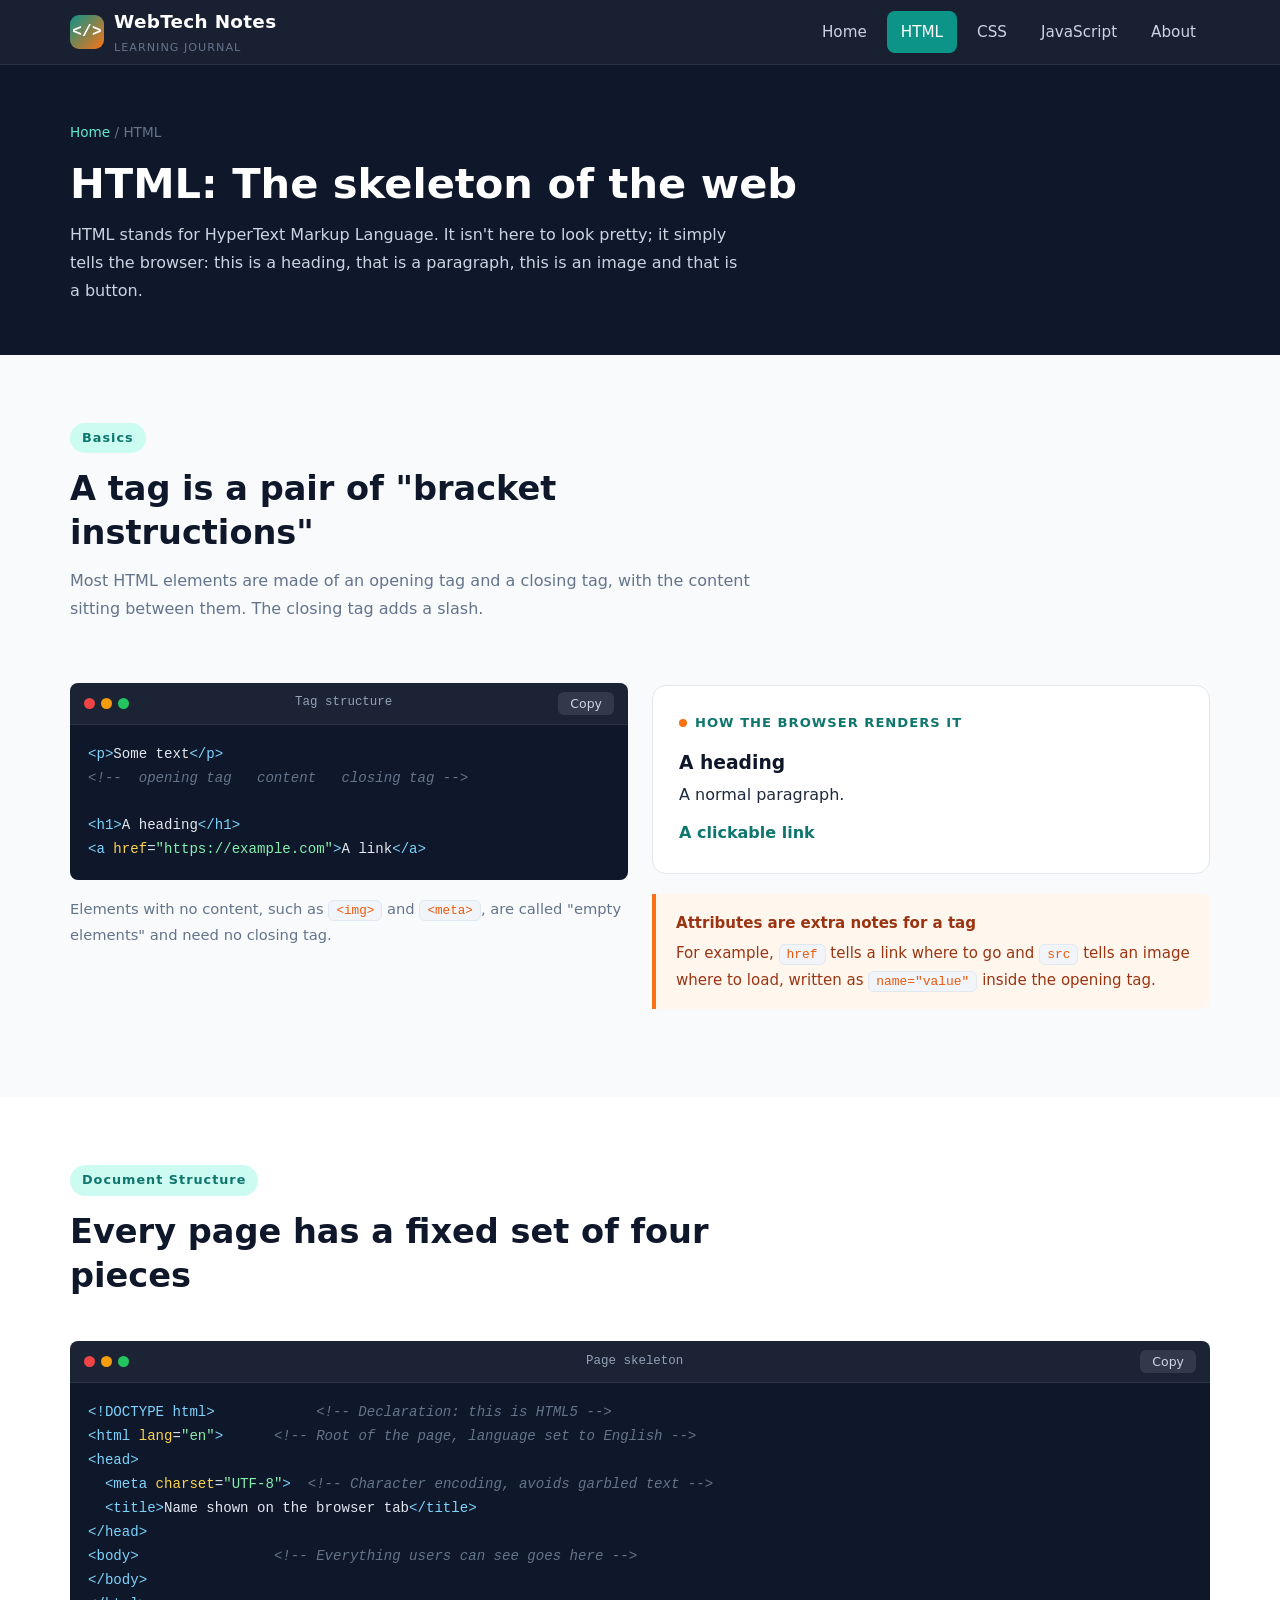
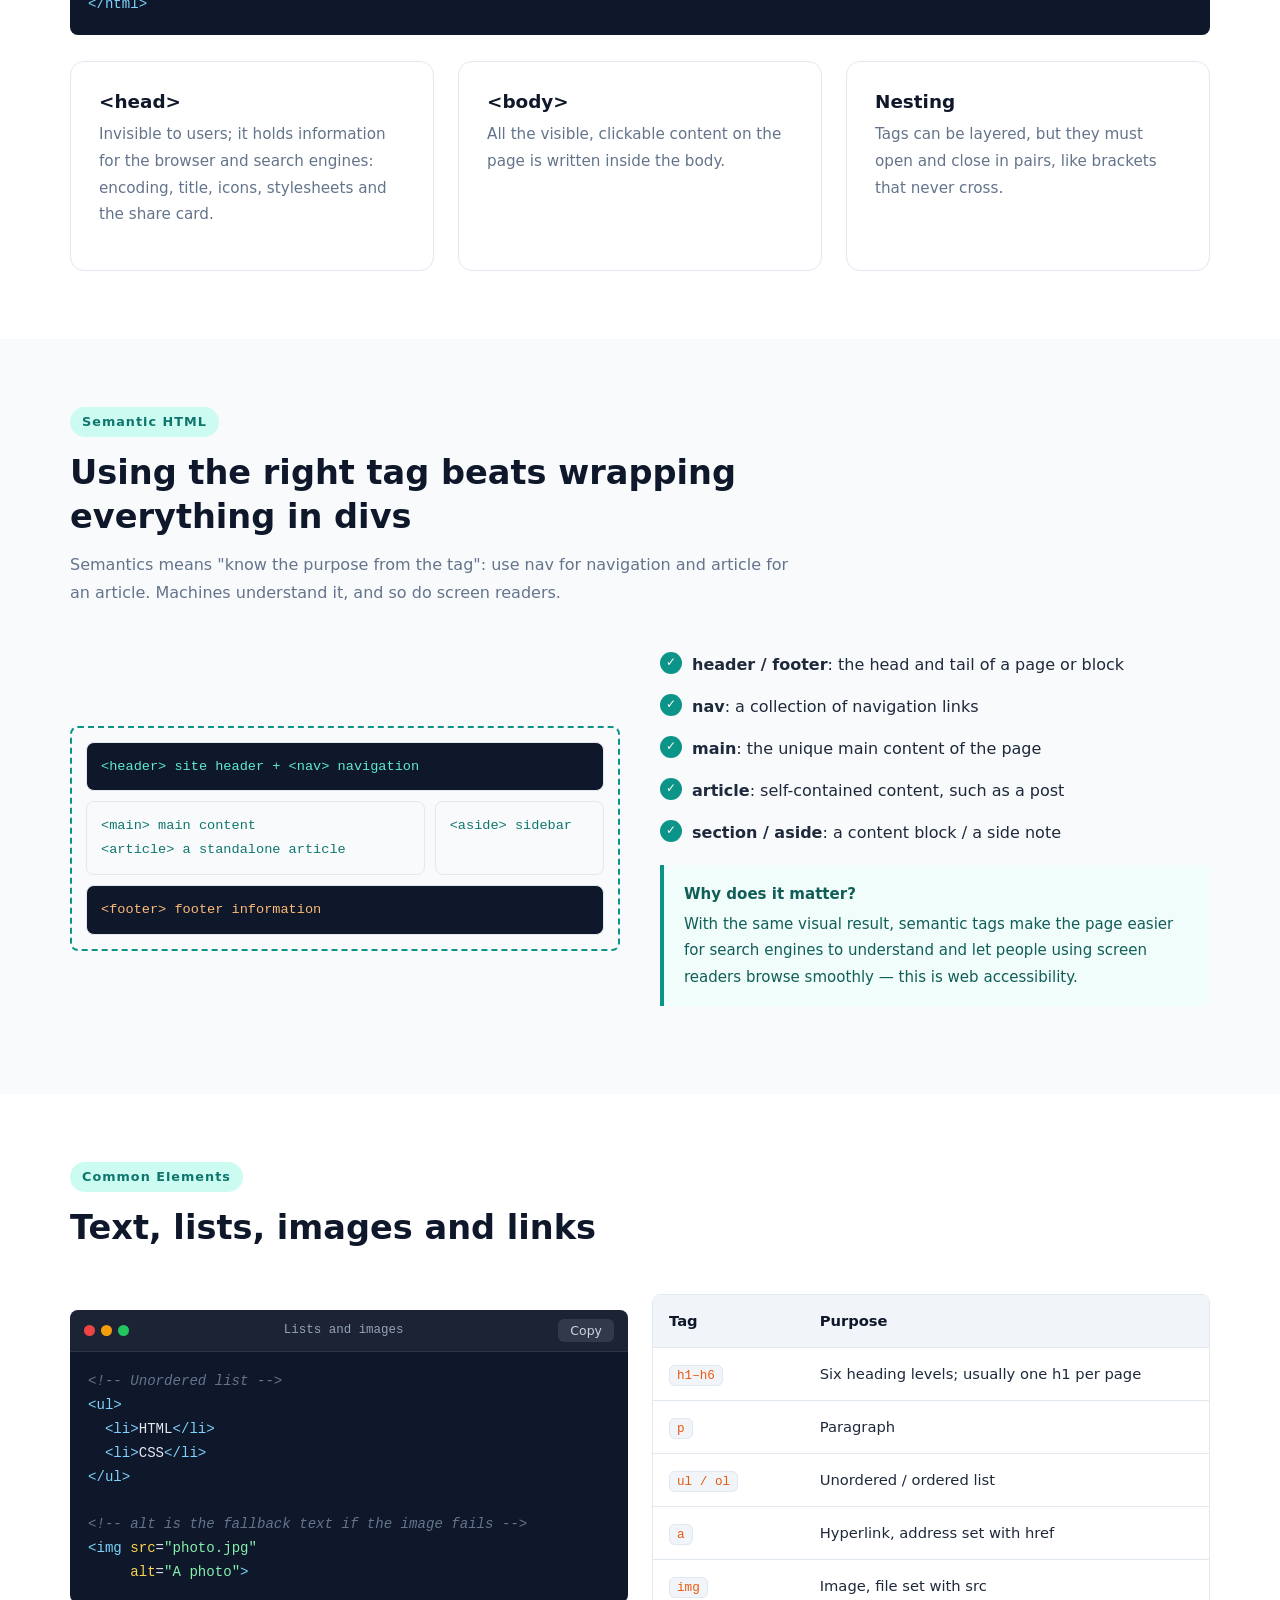
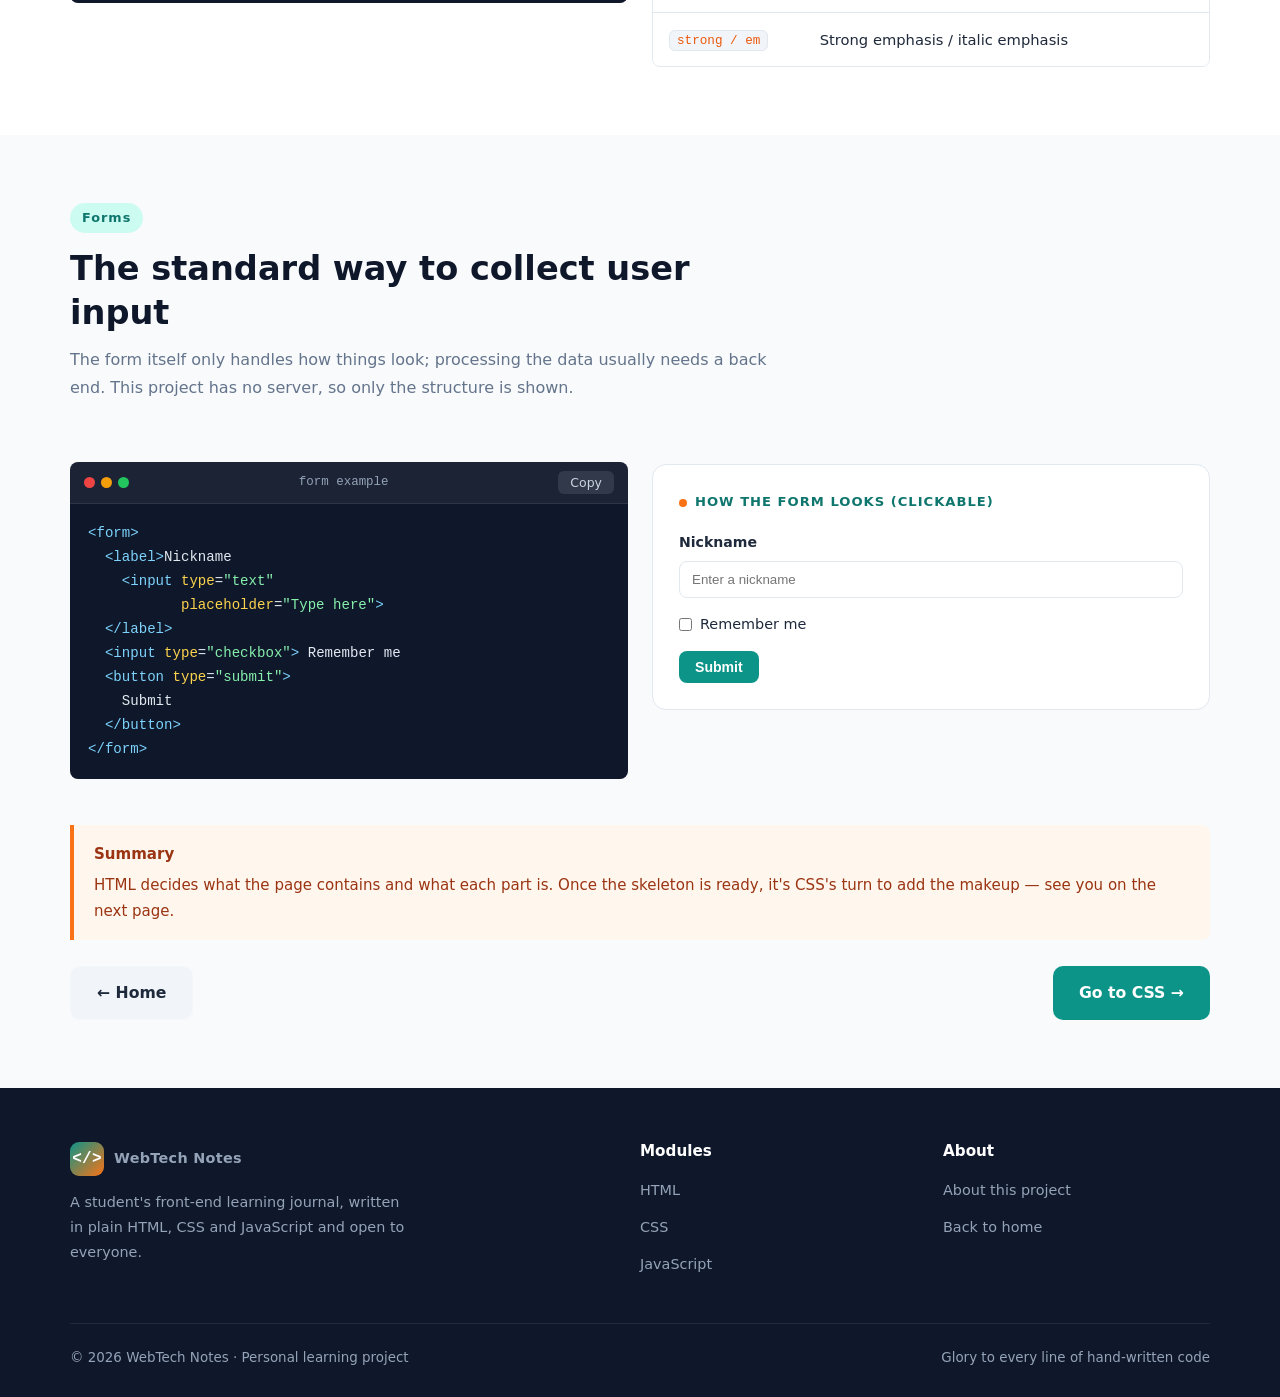
<file: html.html>
<!DOCTYPE html>
<html lang="en">
<head>
  <meta charset="UTF-8">
  <meta name="viewport" content="width=device-width, initial-scale=1.0">
  <title>HTML · WebTech Notes</title>
  <meta name="description" content="HTML learning notes: document structure, common tags, semantic elements, tables and forms, explaining the web skeleton in plain language with real code.">

  <link rel="icon" href="images/favicon-32.png" sizes="32x32">
  <link rel="apple-touch-icon" href="images/apple-touch-icon.png">
  <meta property="og:title" content="HTML · WebTech Notes">
  <meta property="og:description" content="Document structure, semantic tags, tables and forms, all in one place.">
  <meta property="og:image" content="https://qianniu2007.github.io/webtech-notes/images/og-image.jpg">
  <meta property="og:url" content="https://qianniu2007.github.io/webtech-notes/html.html">
  <meta property="og:type" content="website">
  <meta name="twitter:card" content="summary_large_image">

  <link rel="stylesheet" href="css/style.css">
</head>
<body>

  <header class="site-header">
    <div class="container nav-bar">
      <a class="brand" href="index.html">
        <span class="mark">&lt;/&gt;</span>
        <span>WebTech Notes<small>LEARNING JOURNAL</small></span>
      </a>
      <button class="nav-toggle" aria-label="Toggle menu" aria-expanded="false">
        <span></span><span></span><span></span>
      </button>
      <nav class="nav-links" aria-label="Main navigation">
        <a href="index.html">Home</a>
        <a href="html.html" class="active">HTML</a>
        <a href="css.html">CSS</a>
        <a href="javascript.html">JavaScript</a>
        <a href="about.html">About</a>
      </nav>
    </div>
  </header>

  <main>
    <section class="page-hero">
      <div class="container">
        <p class="crumb"><a href="index.html">Home</a> / HTML</p>
        <h1>HTML: The skeleton of the web</h1>
        <p>HTML stands for HyperText Markup Language. It isn't here to look pretty; it simply tells the browser: this is a heading, that is a paragraph, this is an image and that is a button.</p>
      </div>
    </section>

    <!-- 1. What is a tag -->
    <section class="section">
      <div class="container">
        <div class="section-head reveal">
          <span class="tag">Basics</span>
          <h2>A tag is a pair of "bracket instructions"</h2>
          <p>Most HTML elements are made of an opening tag and a closing tag, with the content sitting between them. The closing tag adds a slash.</p>
        </div>
        <div class="grid grid-2" style="align-items:start;">
          <div class="reveal">
            <div class="code-block">
              <div class="code-bar">
                <span class="dots"><i></i><i></i><i></i></span>
                <span class="fname">Tag structure</span>
                <button class="copy-btn">Copy</button>
              </div>
<pre><span class="t-tag">&lt;p&gt;</span>Some text<span class="t-tag">&lt;/p&gt;</span>
<span class="t-com">&lt;!--  opening tag   content   closing tag --&gt;</span>

<span class="t-tag">&lt;h1&gt;</span>A heading<span class="t-tag">&lt;/h1&gt;</span>
<span class="t-tag">&lt;a</span> <span class="t-attr">href</span>=<span class="t-str">"https://example.com"</span><span class="t-tag">&gt;</span>A link<span class="t-tag">&lt;/a&gt;</span></pre>
            </div>
            <p style="color:var(--muted); font-size:0.92rem;">
              Elements with no content, such as <code class="inline">&lt;img&gt;</code> and <code class="inline">&lt;meta&gt;</code>, are called "empty elements" and need no closing tag.
            </p>
          </div>
          <div class="reveal">
            <div class="demo">
              <div class="demo-title">How the browser renders it</div>
              <h3 style="margin-bottom:6px;">A heading</h3>
              <p style="margin-bottom:10px;">A normal paragraph.</p>
              <a href="#" onclick="return false;" style="color:var(--brand-dark); font-weight:600;">A clickable link</a>
            </div>
            <div class="callout">
              <strong>Attributes are extra notes for a tag</strong>
              For example, <code class="inline">href</code> tells a link where to go and <code class="inline">src</code> tells an image where to load, written as <code class="inline">name="value"</code> inside the opening tag.
            </div>
          </div>
        </div>
      </div>
    </section>

    <!-- 2. Document structure -->
    <section class="section alt">
      <div class="container">
        <div class="section-head reveal">
          <span class="tag">Document Structure</span>
          <h2>Every page has a fixed set of four pieces</h2>
        </div>
        <div class="reveal">
          <div class="code-block">
            <div class="code-bar">
              <span class="dots"><i></i><i></i><i></i></span>
              <span class="fname">Page skeleton</span>
              <button class="copy-btn">Copy</button>
            </div>
<pre><span class="t-tag">&lt;!DOCTYPE html&gt;</span>            <span class="t-com">&lt;!-- Declaration: this is HTML5 --&gt;</span>
<span class="t-tag">&lt;html</span> <span class="t-attr">lang</span>=<span class="t-str">"en"</span><span class="t-tag">&gt;</span>      <span class="t-com">&lt;!-- Root of the page, language set to English --&gt;</span>
<span class="t-tag">&lt;head&gt;</span>
  <span class="t-tag">&lt;meta</span> <span class="t-attr">charset</span>=<span class="t-str">"UTF-8"</span><span class="t-tag">&gt;</span>  <span class="t-com">&lt;!-- Character encoding, avoids garbled text --&gt;</span>
  <span class="t-tag">&lt;title&gt;</span>Name shown on the browser tab<span class="t-tag">&lt;/title&gt;</span>
<span class="t-tag">&lt;/head&gt;</span>
<span class="t-tag">&lt;body&gt;</span>                <span class="t-com">&lt;!-- Everything users can see goes here --&gt;</span>
<span class="t-tag">&lt;/body&gt;</span>
<span class="t-tag">&lt;/html&gt;</span></pre>
          </div>
        </div>
        <div class="grid grid-3" style="margin-top:26px;">
          <div class="card reveal">
            <h3>&lt;head&gt;</h3>
            <p>Invisible to users; it holds information for the browser and search engines: encoding, title, icons, stylesheets and the share card.</p>
          </div>
          <div class="card reveal">
            <h3>&lt;body&gt;</h3>
            <p>All the visible, clickable content on the page is written inside the body.</p>
          </div>
          <div class="card reveal">
            <h3>Nesting</h3>
            <p>Tags can be layered, but they must open and close in pairs, like brackets that never cross.</p>
          </div>
        </div>
      </div>
    </section>

    <!-- 3. Semantic HTML -->
    <section class="section">
      <div class="container">
        <div class="section-head reveal">
          <span class="tag">Semantic HTML</span>
          <h2>Using the right tag beats wrapping everything in divs</h2>
          <p>Semantics means "know the purpose from the tag": use nav for navigation and article for an article. Machines understand it, and so do screen readers.</p>
        </div>
        <div class="grid grid-2" style="align-items:center; gap:40px;">
          <div class="semantic-demo reveal">
            <div class="sem-box header">&lt;header&gt; site header + &lt;nav&gt; navigation</div>
            <div class="mid">
              <div class="sem-box">&lt;main&gt; main content<br>&lt;article&gt; a standalone article</div>
              <div class="sem-box">&lt;aside&gt; sidebar</div>
            </div>
            <div class="sem-box footer">&lt;footer&gt; footer information</div>
          </div>
          <div class="reveal">
            <ul class="feature-list">
              <li><strong>header / footer</strong>: the head and tail of a page or block</li>
              <li><strong>nav</strong>: a collection of navigation links</li>
              <li><strong>main</strong>: the unique main content of the page</li>
              <li><strong>article</strong>: self-contained content, such as a post</li>
              <li><strong>section / aside</strong>: a content block / a side note</li>
            </ul>
            <div class="callout info" style="margin-top:18px;">
              <strong>Why does it matter?</strong>
              With the same visual result, semantic tags make the page easier for search engines to understand and let people using screen readers browse smoothly — this is web accessibility.
            </div>
          </div>
        </div>
      </div>
    </section>

    <!-- 4. Common elements -->
    <section class="section alt">
      <div class="container">
        <div class="section-head reveal">
          <span class="tag">Common Elements</span>
          <h2>Text, lists, images and links</h2>
        </div>
        <div class="grid grid-2">
          <div class="reveal">
            <div class="code-block">
              <div class="code-bar">
                <span class="dots"><i></i><i></i><i></i></span>
                <span class="fname">Lists and images</span>
                <button class="copy-btn">Copy</button>
              </div>
<pre><span class="t-com">&lt;!-- Unordered list --&gt;</span>
<span class="t-tag">&lt;ul&gt;</span>
  <span class="t-tag">&lt;li&gt;</span>HTML<span class="t-tag">&lt;/li&gt;</span>
  <span class="t-tag">&lt;li&gt;</span>CSS<span class="t-tag">&lt;/li&gt;</span>
<span class="t-tag">&lt;/ul&gt;</span>

<span class="t-com">&lt;!-- alt is the fallback text if the image fails --&gt;</span>
<span class="t-tag">&lt;img</span> <span class="t-attr">src</span>=<span class="t-str">"photo.jpg"</span>
     <span class="t-attr">alt</span>=<span class="t-str">"A photo"</span><span class="t-tag">&gt;</span></pre>
            </div>
          </div>
          <div class="reveal">
            <div class="table-wrap">
              <table>
                <thead>
                  <tr><th>Tag</th><th>Purpose</th></tr>
                </thead>
                <tbody>
                  <tr><td><code class="inline">h1–h6</code></td><td>Six heading levels; usually one h1 per page</td></tr>
                  <tr><td><code class="inline">p</code></td><td>Paragraph</td></tr>
                  <tr><td><code class="inline">ul / ol</code></td><td>Unordered / ordered list</td></tr>
                  <tr><td><code class="inline">a</code></td><td>Hyperlink, address set with href</td></tr>
                  <tr><td><code class="inline">img</code></td><td>Image, file set with src</td></tr>
                  <tr><td><code class="inline">strong / em</code></td><td>Strong emphasis / italic emphasis</td></tr>
                </tbody>
              </table>
            </div>
          </div>
        </div>
      </div>
    </section>

    <!-- 5. Forms -->
    <section class="section">
      <div class="container">
        <div class="section-head reveal">
          <span class="tag">Forms</span>
          <h2>The standard way to collect user input</h2>
          <p>The form itself only handles how things look; processing the data usually needs a back end. This project has no server, so only the structure is shown.</p>
        </div>
        <div class="grid grid-2" style="align-items:start;">
          <div class="reveal">
            <div class="code-block">
              <div class="code-bar">
                <span class="dots"><i></i><i></i><i></i></span>
                <span class="fname">form example</span>
                <button class="copy-btn">Copy</button>
              </div>
<pre><span class="t-tag">&lt;form&gt;</span>
  <span class="t-tag">&lt;label&gt;</span>Nickname
    <span class="t-tag">&lt;input</span> <span class="t-attr">type</span>=<span class="t-str">"text"</span>
           <span class="t-attr">placeholder</span>=<span class="t-str">"Type here"</span><span class="t-tag">&gt;</span>
  <span class="t-tag">&lt;/label&gt;</span>
  <span class="t-tag">&lt;input</span> <span class="t-attr">type</span>=<span class="t-str">"checkbox"</span><span class="t-tag">&gt;</span> Remember me
  <span class="t-tag">&lt;button</span> <span class="t-attr">type</span>=<span class="t-str">"submit"</span><span class="t-tag">&gt;</span>
    Submit
  <span class="t-tag">&lt;/button&gt;</span>
<span class="t-tag">&lt;/form&gt;</span></pre>
            </div>
          </div>
          <div class="demo reveal">
            <div class="demo-title">How the form looks (clickable)</div>
            <form onsubmit="return false;" style="display:grid; gap:14px;">
              <label style="display:grid; gap:6px; font-size:0.88rem; font-weight:600;">
                Nickname
                <input type="text" placeholder="Enter a nickname" style="padding:10px 12px; border:1px solid var(--line); border-radius:8px;">
              </label>
              <label style="display:flex; gap:8px; align-items:center; font-size:0.9rem;">
                <input type="checkbox"> Remember me
              </label>
              <div>
                <button type="submit" class="btn btn-primary btn-sm">Submit</button>
              </div>
            </form>
          </div>
        </div>

        <div class="callout reveal" style="margin-top:30px;">
          <strong>Summary</strong>
          HTML decides what the page contains and what each part is. Once the skeleton is ready, it's CSS's turn to add the makeup — see you on the next page.
        </div>
        <div style="display:flex; justify-content:space-between; margin-top:26px;" class="reveal">
          <a href="index.html" class="btn btn-ghost" style="background:#f1f5f9; color:var(--ink);">← Home</a>
          <a href="css.html" class="btn btn-primary">Go to CSS →</a>
        </div>
      </div>
    </section>
  </main>

  <footer class="site-footer">
    <div class="container">
      <div class="footer-grid">
        <div>
          <a class="brand" href="index.html">
            <span class="mark">&lt;/&gt;</span><span>WebTech Notes</span>
          </a>
          <p>A student's front-end learning journal, written in plain HTML, CSS and JavaScript and open to everyone.</p>
        </div>
        <div>
          <h4>Modules</h4>
          <ul>
            <li><a href="html.html">HTML</a></li>
            <li><a href="css.html">CSS</a></li>
            <li><a href="javascript.html">JavaScript</a></li>
          </ul>
        </div>
        <div>
          <h4>About</h4>
          <ul>
            <li><a href="about.html">About this project</a></li>
            <li><a href="index.html">Back to home</a></li>
          </ul>
        </div>
      </div>
      <div class="footer-bottom">
        <span>© <span data-year>2026</span> WebTech Notes · Personal learning project</span>
        <span>Glory to every line of hand-written code</span>
      </div>
    </div>
  </footer>

  <button class="to-top" aria-label="Back to top">↑</button>
  <script src="js/main.js"></script>
</body>
</html>
</file>
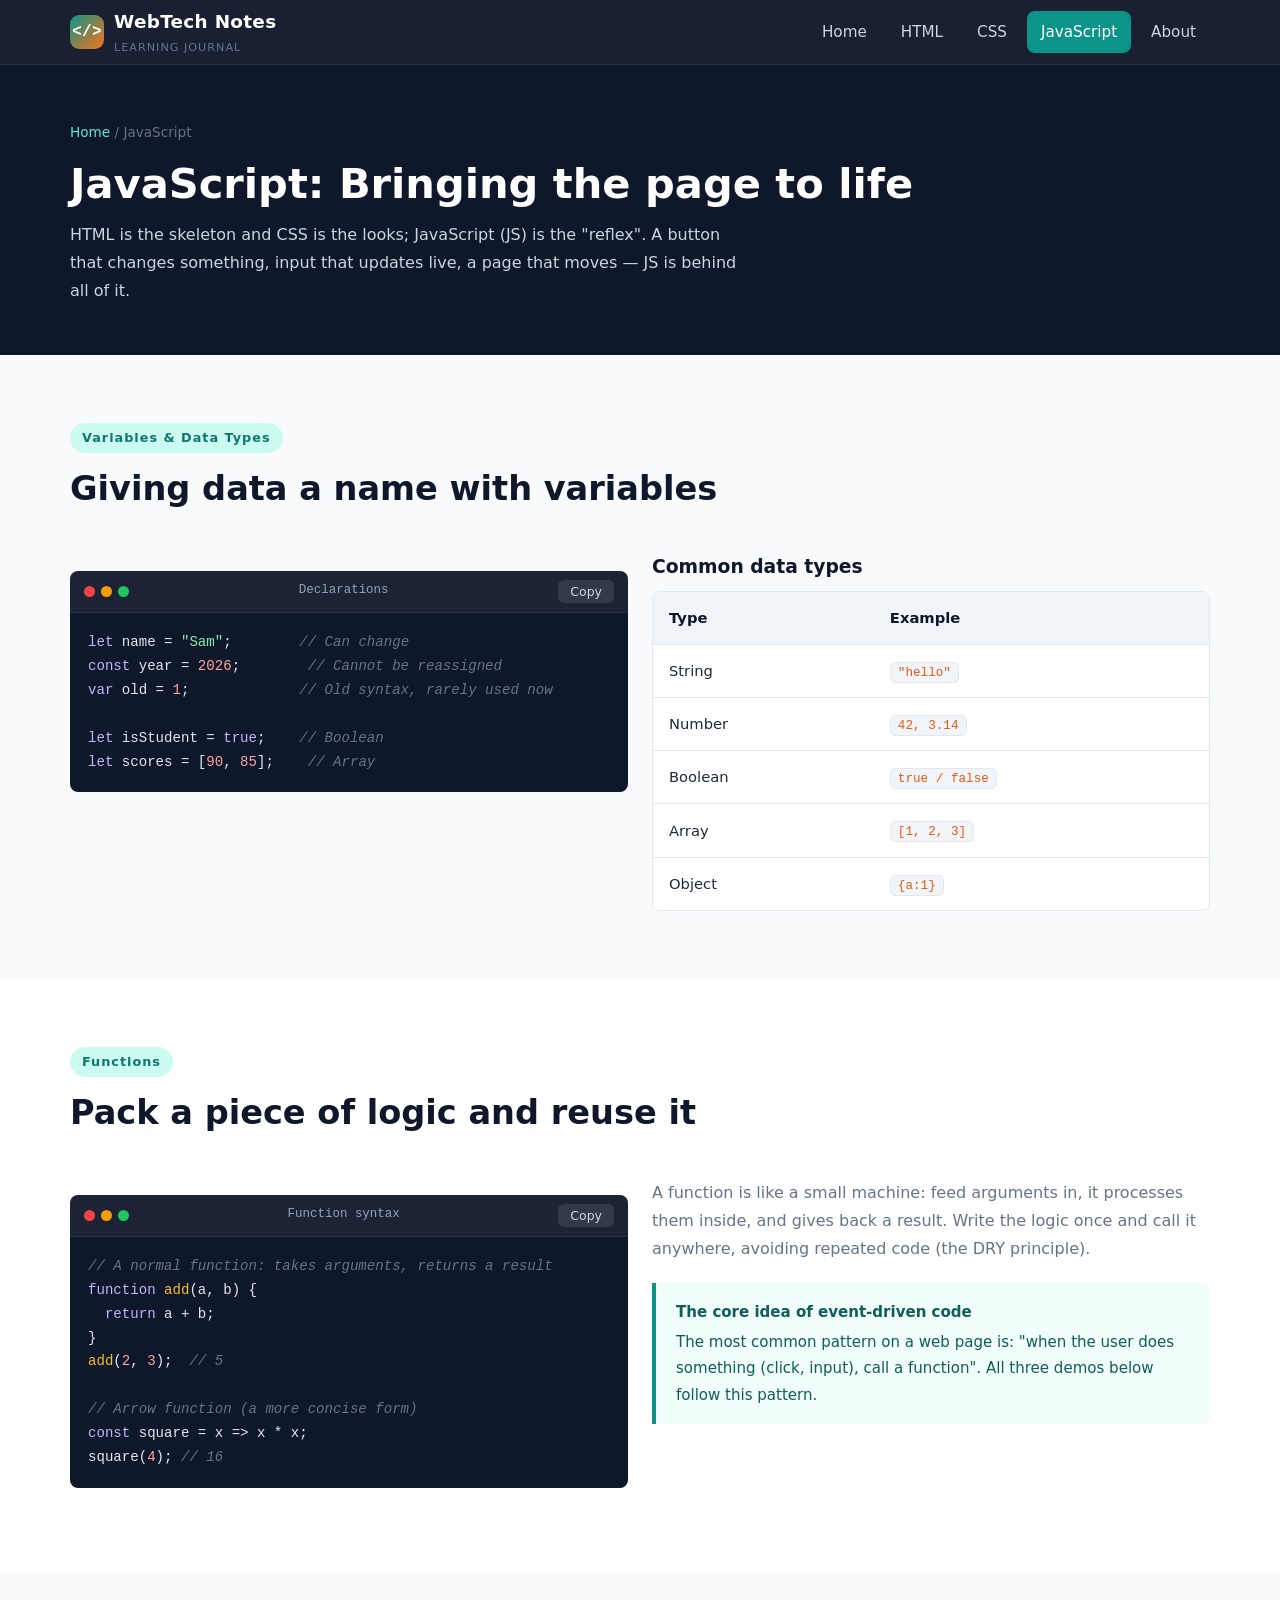
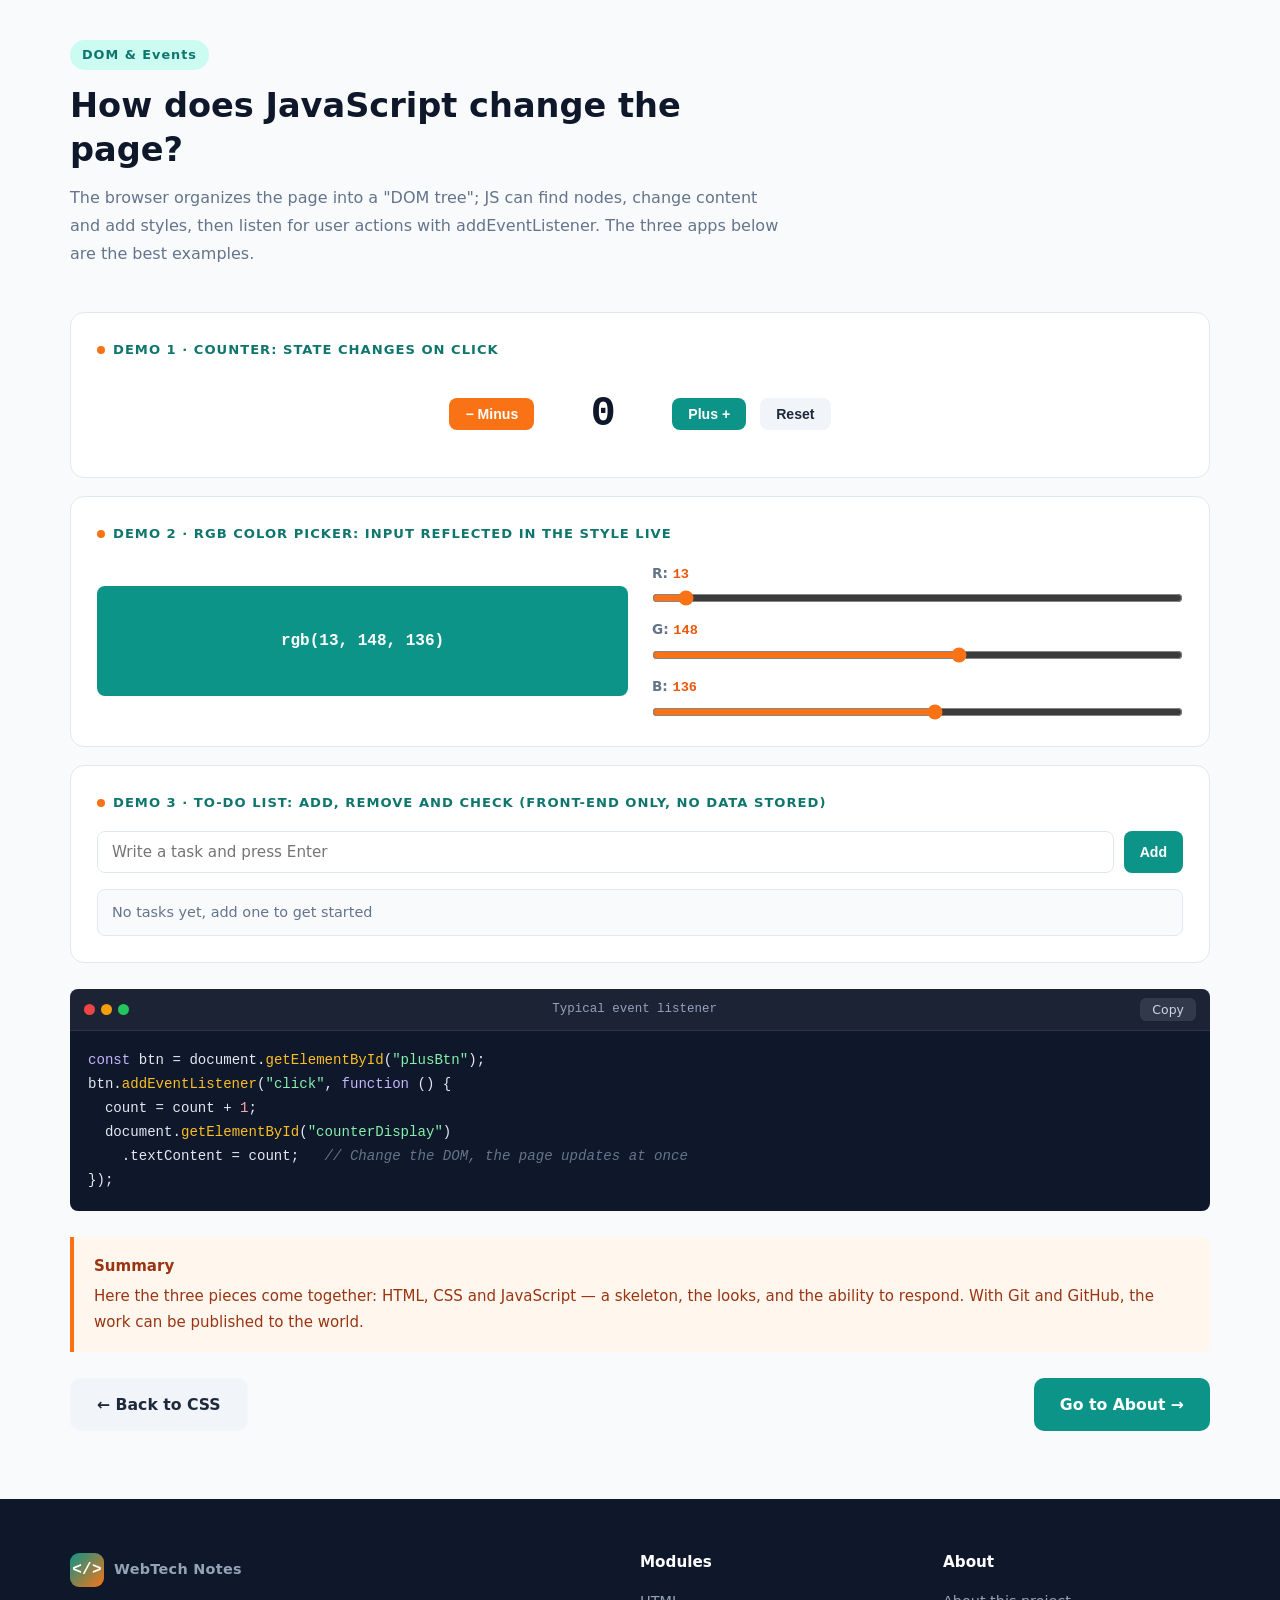
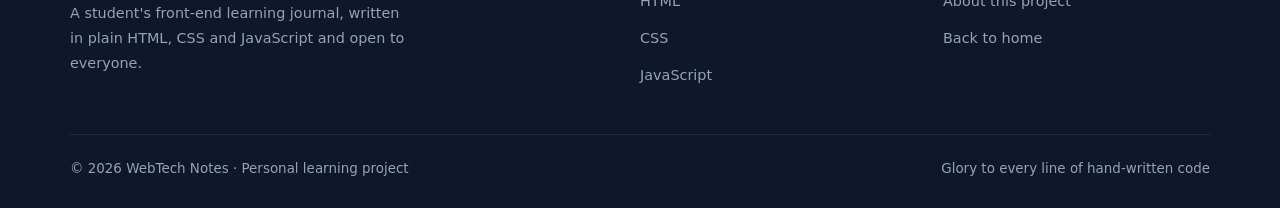
<file: javascript.html>
<!DOCTYPE html>
<html lang="en">
<head>
  <meta charset="UTF-8">
  <meta name="viewport" content="width=device-width, initial-scale=1.0">
  <title>JavaScript · WebTech Notes</title>
  <meta name="description" content="JavaScript learning notes: variables, functions, the DOM and events, with three playable apps — a counter, an RGB color picker and a to-do list.">

  <link rel="icon" href="images/favicon-32.png" sizes="32x32">
  <link rel="apple-touch-icon" href="images/apple-touch-icon.png">
  <meta property="og:title" content="JavaScript · WebTech Notes">
  <meta property="og:description" content="Variables, functions, the DOM and events, learned through three small apps.">
  <meta property="og:image" content="https://qianniu2007.github.io/webtech-notes/images/og-image.jpg">
  <meta property="og:url" content="https://qianniu2007.github.io/webtech-notes/javascript.html">
  <meta property="og:type" content="website">
  <meta name="twitter:card" content="summary_large_image">

  <link rel="stylesheet" href="css/style.css">
</head>
<body>

  <header class="site-header">
    <div class="container nav-bar">
      <a class="brand" href="index.html">
        <span class="mark">&lt;/&gt;</span>
        <span>WebTech Notes<small>LEARNING JOURNAL</small></span>
      </a>
      <button class="nav-toggle" aria-label="Toggle menu" aria-expanded="false">
        <span></span><span></span><span></span>
      </button>
      <nav class="nav-links" aria-label="Main navigation">
        <a href="index.html">Home</a>
        <a href="html.html">HTML</a>
        <a href="css.html">CSS</a>
        <a href="javascript.html" class="active">JavaScript</a>
        <a href="about.html">About</a>
      </nav>
    </div>
  </header>

  <main>
    <section class="page-hero">
      <div class="container">
        <p class="crumb"><a href="index.html">Home</a> / JavaScript</p>
        <h1>JavaScript: Bringing the page to life</h1>
        <p>HTML is the skeleton and CSS is the looks; JavaScript (JS) is the "reflex". A button that changes something, input that updates live, a page that moves — JS is behind all of it.</p>
      </div>
    </section>

    <!-- 1. Variables -->
    <section class="section">
      <div class="container">
        <div class="section-head reveal">
          <span class="tag">Variables &amp; Data Types</span>
          <h2>Giving data a name with variables</h2>
        </div>
        <div class="grid grid-2" style="align-items:start;">
          <div class="reveal">
            <div class="code-block">
              <div class="code-bar">
                <span class="dots"><i></i><i></i><i></i></span>
                <span class="fname">Declarations</span>
                <button class="copy-btn">Copy</button>
              </div>
<pre><span class="t-kw">let</span> name = <span class="t-str">"Sam"</span>;        <span class="t-com">// Can change</span>
<span class="t-kw">const</span> year = <span class="t-num">2026</span>;        <span class="t-com">// Cannot be reassigned</span>
<span class="t-kw">var</span> old = <span class="t-num">1</span>;             <span class="t-com">// Old syntax, rarely used now</span>

<span class="t-kw">let</span> isStudent = <span class="t-kw">true</span>;    <span class="t-com">// Boolean</span>
<span class="t-kw">let</span> scores = [<span class="t-num">90</span>, <span class="t-num">85</span>];    <span class="t-com">// Array</span></pre>
            </div>
          </div>
          <div class="reveal">
            <h3 style="margin-bottom:12px;">Common data types</h3>
            <div class="table-wrap">
              <table>
                <thead><tr><th>Type</th><th>Example</th></tr></thead>
                <tbody>
                  <tr><td>String</td><td><code class="inline">"hello"</code></td></tr>
                  <tr><td>Number</td><td><code class="inline">42, 3.14</code></td></tr>
                  <tr><td>Boolean</td><td><code class="inline">true / false</code></td></tr>
                  <tr><td>Array</td><td><code class="inline">[1, 2, 3]</code></td></tr>
                  <tr><td>Object</td><td><code class="inline">{a:1}</code></td></tr>
                </tbody>
              </table>
            </div>
          </div>
        </div>
      </div>
    </section>

    <!-- 2. Functions -->
    <section class="section alt">
      <div class="container">
        <div class="section-head reveal">
          <span class="tag">Functions</span>
          <h2>Pack a piece of logic and reuse it</h2>
        </div>
        <div class="grid grid-2" style="align-items:start;">
          <div class="reveal">
            <div class="code-block">
              <div class="code-bar">
                <span class="dots"><i></i><i></i><i></i></span>
                <span class="fname">Function syntax</span>
                <button class="copy-btn">Copy</button>
              </div>
<pre><span class="t-com">// A normal function: takes arguments, returns a result</span>
<span class="t-kw">function</span> <span class="t-fn">add</span>(a, b) {
  <span class="t-kw">return</span> a + b;
}
<span class="t-fn">add</span>(<span class="t-num">2</span>, <span class="t-num">3</span>);  <span class="t-com">// 5</span>

<span class="t-com">// Arrow function (a more concise form)</span>
<span class="t-kw">const</span> square = x =&gt; x * x;
square(<span class="t-num">4</span>); <span class="t-com">// 16</span></pre>
            </div>
          </div>
          <div class="reveal">
            <p style="color:var(--muted); margin-bottom:16px;">
              A function is like a small machine: feed arguments in, it processes them inside, and gives back a result.
              Write the logic once and call it anywhere, avoiding repeated code (the DRY principle).
            </p>
            <div class="callout info">
              <strong>The core idea of event-driven code</strong>
              The most common pattern on a web page is: "when the user does something (click, input), call a function". All three demos below follow this pattern.
            </div>
          </div>
        </div>
      </div>
    </section>

    <!-- 3. DOM & events + three demos -->
    <section class="section">
      <div class="container">
        <div class="section-head reveal">
          <span class="tag">DOM &amp; Events</span>
          <h2>How does JavaScript change the page?</h2>
          <p>The browser organizes the page into a "DOM tree"; JS can find nodes, change content and add styles, then listen for user actions with addEventListener. The three apps below are the best examples.</p>
        </div>

        <!-- Demo 1: counter -->
        <div class="demo reveal">
          <div class="demo-title">Demo 1 · Counter: state changes on click</div>
          <div class="demo-row" style="justify-content:center;">
            <button class="btn btn-accent btn-sm" id="minusBtn">− Minus</button>
            <div class="counter-display" id="counterDisplay">0</div>
            <button class="btn btn-primary btn-sm" id="plusBtn">Plus +</button>
            <button class="btn btn-sm" style="background:#f1f5f9; color:var(--ink);" id="resetBtn">Reset</button>
          </div>
        </div>

        <!-- Demo 2: RGB picker -->
        <div class="demo reveal">
          <div class="demo-title">Demo 2 · RGB color picker: input reflected in the style live</div>
          <div class="grid grid-2" style="align-items:center; gap:24px;">
            <div class="color-swatch" id="colorSwatch">rgb(13, 148, 136)</div>
            <div style="display:grid; gap:12px;">
              <div class="range-control">
                <label>R: <span class="val" id="rVal">13</span></label>
                <input type="range" class="color-range" id="rRange" min="0" max="255" value="13">
              </div>
              <div class="range-control">
                <label>G: <span class="val" id="gVal">148</span></label>
                <input type="range" class="color-range" id="gRange" min="0" max="255" value="148">
              </div>
              <div class="range-control">
                <label>B: <span class="val" id="bVal">136</span></label>
                <input type="range" class="color-range" id="bRange" min="0" max="255" value="136">
              </div>
            </div>
          </div>
        </div>

        <!-- Demo 3: to-do -->
        <div class="demo reveal">
          <div class="demo-title">Demo 3 · To-do list: add, remove and check (front-end only, no data stored)</div>
          <div class="todo-input">
            <input type="text" id="todoText" placeholder="Write a task and press Enter" maxlength="40">
            <button class="btn btn-primary btn-sm" id="addTodo">Add</button>
          </div>
          <ul class="todo-list" id="todoList">
            <li class="todo-empty" id="todoEmpty">No tasks yet, add one to get started</li>
          </ul>
        </div>

        <div class="code-block reveal" style="margin-top:26px;">
          <div class="code-bar">
            <span class="dots"><i></i><i></i><i></i></span>
            <span class="fname">Typical event listener</span>
            <button class="copy-btn">Copy</button>
          </div>
<pre><span class="t-kw">const</span> btn = document.<span class="t-fn">getElementById</span>(<span class="t-str">"plusBtn"</span>);
btn.<span class="t-fn">addEventListener</span>(<span class="t-str">"click"</span>, <span class="t-kw">function</span> () {
  count = count + <span class="t-num">1</span>;
  document.<span class="t-fn">getElementById</span>(<span class="t-str">"counterDisplay"</span>)
    .textContent = count;   <span class="t-com">// Change the DOM, the page updates at once</span>
});</pre>
        </div>

        <div class="callout reveal" style="margin-top:26px;">
          <strong>Summary</strong>
          Here the three pieces come together: HTML, CSS and JavaScript — a skeleton, the looks, and the ability to respond. With Git and GitHub, the work can be published to the world.
        </div>
        <div style="display:flex; justify-content:space-between; margin-top:26px;" class="reveal">
          <a href="css.html" class="btn btn-ghost" style="background:#f1f5f9; color:var(--ink);">← Back to CSS</a>
          <a href="about.html" class="btn btn-primary">Go to About →</a>
        </div>
      </div>
    </section>
  </main>

  <footer class="site-footer">
    <div class="container">
      <div class="footer-grid">
        <div>
          <a class="brand" href="index.html">
            <span class="mark">&lt;/&gt;</span><span>WebTech Notes</span>
          </a>
          <p>A student's front-end learning journal, written in plain HTML, CSS and JavaScript and open to everyone.</p>
        </div>
        <div>
          <h4>Modules</h4>
          <ul>
            <li><a href="html.html">HTML</a></li>
            <li><a href="css.html">CSS</a></li>
            <li><a href="javascript.html">JavaScript</a></li>
          </ul>
        </div>
        <div>
          <h4>About</h4>
          <ul>
            <li><a href="about.html">About this project</a></li>
            <li><a href="index.html">Back to home</a></li>
          </ul>
        </div>
      </div>
      <div class="footer-bottom">
        <span>© <span data-year>2026</span> WebTech Notes · Personal learning project</span>
        <span>Glory to every line of hand-written code</span>
      </div>
    </div>
  </footer>

  <button class="to-top" aria-label="Back to top">↑</button>
  <script src="js/main.js"></script>
  <script src="js/js-demo.js"></script>
</body>
</html>
</file>
<file: css/style.css>
/* =========================================================
   WebTech Notes · Shared stylesheet for the learning journal
   Hand-written CSS: variables + Flexbox + Grid + responsive
   ========================================================= */

/* ---------- Design variables ---------- */
:root {
  --brand: #0d9488;        /* primary teal */
  --brand-dark: #0f766e;
  --brand-light: #ccfbf1;
  --accent: #f97316;       /* orange accent */
  --accent-dark: #ea580c;
  --ink: #1e293b;          /* body text, dark slate blue */
  --muted: #64748b;
  --line: #e2e8f0;
  --bg: #f8fafc;
  --card: #ffffff;
  --dark: #0f172a;         /* nav / footer / code blocks */
  --code-bg: #0f172a;
  --code-ink: #e2e8f0;
  --shadow: 0 4px 16px rgba(15, 23, 42, 0.08);
  --shadow-lg: 0 12px 32px rgba(15, 23, 42, 0.14);
  --radius: 14px;
  --radius-sm: 8px;
  --maxw: 1140px;
  --font: "Segoe UI", system-ui, -apple-system, "PingFang SC", "Microsoft YaHei", sans-serif;
  --mono: "Cascadia Code", "JetBrains Mono", Consolas, Monaco, "Courier New", monospace;
}

/* ---------- Basic reset ---------- */
* { margin: 0; padding: 0; box-sizing: border-box; }

html { scroll-behavior: smooth; }

body {
  font-family: var(--font);
  color: var(--ink);
  background: var(--bg);
  line-height: 1.75;
  font-size: 16px;
  -webkit-font-smoothing: antialiased;
}

img { max-width: 100%; display: block; }
a { color: var(--brand-dark); text-decoration: none; }
ul { list-style: none; }

h1, h2, h3, h4 { line-height: 1.3; color: var(--dark); font-weight: 700; }

.container { width: min(92%, var(--maxw)); margin-inline: auto; }

/* ---------- Header navigation ---------- */
.site-header {
  position: sticky;
  top: 0;
  z-index: 100;
  background: rgba(15, 23, 42, 0.96);
  backdrop-filter: blur(8px);
  border-bottom: 1px solid rgba(255, 255, 255, 0.08);
}
.nav-bar {
  display: flex;
  align-items: center;
  justify-content: space-between;
  height: 64px;
}
.brand {
  display: flex;
  align-items: center;
  gap: 10px;
  color: #fff;
  font-weight: 800;
  font-size: 1.15rem;
  letter-spacing: 0.3px;
}
.brand .mark {
  display: grid;
  place-items: center;
  width: 34px;
  height: 34px;
  border-radius: 9px;
  background: linear-gradient(135deg, var(--brand), var(--accent));
  color: #fff;
  font-family: var(--mono);
  font-size: 1rem;
}
.brand small { color: var(--muted); font-weight: 500; font-size: 0.7rem; display: block; letter-spacing: 1px; }

.nav-links { display: flex; align-items: center; gap: 6px; }
.nav-links a {
  color: #cbd5e1;
  padding: 8px 14px;
  border-radius: 8px;
  font-size: 0.95rem;
  font-weight: 500;
  transition: background 0.2s, color 0.2s;
}
.nav-links a:hover { background: rgba(255, 255, 255, 0.1); color: #fff; }
.nav-links a.active { background: var(--brand); color: #fff; }

/* Hamburger button (mobile) */
.nav-toggle {
  display: none;
  flex-direction: column;
  justify-content: center;
  gap: 5px;
  width: 42px;
  height: 42px;
  background: transparent;
  border: 0;
  cursor: pointer;
}
.nav-toggle span {
  display: block;
  height: 2px;
  width: 22px;
  margin-inline: auto;
  background: #fff;
  border-radius: 2px;
  transition: transform 0.25s, opacity 0.25s;
}
.nav-toggle.open span:nth-child(1) { transform: translateY(7px) rotate(45deg); }
.nav-toggle.open span:nth-child(2) { opacity: 0; }
.nav-toggle.open span:nth-child(3) { transform: translateY(-7px) rotate(-45deg); }

/* ---------- Hero section ---------- */
.hero {
  position: relative;
  background: radial-gradient(1200px 500px at 80% -10%, rgba(13, 148, 136, 0.35), transparent),
              radial-gradient(900px 500px at 10% 10%, rgba(249, 115, 22, 0.22), transparent),
              var(--dark);
  color: #e2e8f0;
  padding: 84px 0 92px;
  overflow: hidden;
}
.hero .eyebrow {
  display:inline-flex;
  align-items: center;
  gap: 8px;
  background: rgba(255, 255, 255, 0.08);
  border: 1px solid rgba(255, 255, 255, 0.14);
  color: var(--brand-light);
  padding: 6px 14px;
  border-radius: 999px;
  font-size: 0.82rem;
  font-weight: 600;
  margin-bottom: 22px;
}
.hero h1 {
  color: #fff;
  font-size: clamp(2rem, 5vw, 3.2rem);
  margin-bottom: 18px;
  letter-spacing: 0.5px;
}
.hero h1 .grad {
  background: linear-gradient(90deg, var(--brand-light), #5eead4 40%, var(--accent));
  -webkit-background-clip: text;
  background-clip: text;
  color: transparent;
}
.hero p.lead {
  font-size: 1.1rem;
  color: #cbd5e1;
  max-width: 640px;
  margin-bottom: 32px;
}
.hero-actions { display: flex; flex-wrap: wrap; gap: 14px; }
.hero-stats {
  display: flex;
  flex-wrap: wrap;
  gap: 36px;
  margin-top: 48px;
}
.hero-stats .num {
  font-size: 2rem;
  font-weight: 800;
  color: #fff;
  font-family: var(--mono);
}
.hero-stats .lbl { color: var(--muted); font-size: 0.88rem; }

/* In-page mini hero (top of subpages) */
.page-hero {
  background: var(--dark);
  color: #e2e8f0;
  padding: 56px 0 50px;
}
.page-hero .crumb { font-size: 0.85rem; color: var(--muted); margin-bottom: 12px; }
.page-hero .crumb a { color: #5eead4; }
.page-hero h1 { color: #fff; font-size: clamp(1.8rem, 4vw, 2.6rem); margin-bottom: 10px; }
.page-hero p { color: #cbd5e1; max-width: 680px; }

/* ---------- Buttons ---------- */
.btn {
  display: inline-flex;
  align-items: center;
  gap: 8px;
  padding: 12px 26px;
  border-radius: 10px;
  font-weight: 600;
  font-size: 0.98rem;
  border: 0;
  cursor: pointer;
  transition: transform 0.15s, box-shadow 0.2s, background 0.2s;
}
.btn-primary { background: var(--brand); color: #fff; }
.btn-primary:hover { background: var(--brand-dark); transform: translateY(-2px); box-shadow: var(--shadow); }
.btn-accent { background: var(--accent); color: #fff; }
.btn-accent:hover { background: var(--accent-dark); transform: translateY(-2px); }
.btn-ghost { background: rgba(255,255,255,0.08); color: #fff; border: 1px solid rgba(255,255,255,0.2); }
.btn-ghost:hover { background: rgba(255,255,255,0.16); }
.btn-sm { padding: 8px 16px; font-size: 0.88rem; border-radius: 8px; }

/* ---------- Generic sections ---------- */
.section { padding: 68px 0; }
.section.alt { background: #fff; }
.section-head { max-width: 720px; margin-bottom: 44px; }
.section-head .tag {
  display: inline-block;
  color: var(--brand-dark);
  background: var(--brand-light);
  font-weight: 700;
  font-size: 0.8rem;
  letter-spacing: 1px;
  padding: 4px 12px;
  border-radius: 999px;
  margin-bottom: 14px;
}
.section-head h2 { font-size: clamp(1.5rem, 3vw, 2.1rem); margin-bottom: 12px; }
.section-head p { color: var(--muted); }

/* ---------- Card grids ---------- */
.grid { display: grid; gap: 24px; }
.grid-3 { grid-template-columns: repeat(3, 1fr); }
.grid-2 { grid-template-columns: repeat(2, 1fr); }
.grid-4 { grid-template-columns: repeat(4, 1fr); }

.card {
  background: var(--card);
  border: 1px solid var(--line);
  border-radius: var(--radius);
  padding: 28px;
  transition: transform 0.2s, box-shadow 0.2s, border-color 0.2s;
}
.card:hover { transform: translateY(-6px); box-shadow: var(--shadow-lg); border-color: var(--brand); }
.card .icon {
  display: grid;
  place-items: center;
  width: 50px;
  height: 50px;
  border-radius: 12px;
  background: var(--brand-light);
  color: var(--brand-dark);
  font-family: var(--mono);
  font-weight: 800;
  font-size: 1.2rem;
  margin-bottom: 16px;
}
.card h3 { font-size: 1.15rem; margin-bottom: 8px; }
.card p { color: var(--muted); font-size: 0.95rem; margin-bottom: 14px; }
.card .go { font-weight: 600; color: var(--brand-dark); font-size: 0.9rem; }
.card .go::after { content: " →"; transition: margin 0.2s; }
.card:hover .go::after { margin-left: 4px; }

/* Module cards (home page, numbered with colors) */
.module-card { display: flex; flex-direction: column; }
.module-card .icon.accent-bg { background: #ffedd5; color: var(--accent-dark); }

/* ---------- Code blocks ---------- */
.code-block {
  position: relative;
  background: var(--code-bg);
  border-radius: var(--radius-sm);
  margin: 16px 0;
  overflow: hidden;
}
.code-block .code-bar {
  display: flex;
  align-items: center;
  justify-content: space-between;
  padding: 9px 14px;
  background: rgba(255,255,255,0.05);
  border-bottom: 1px solid rgba(255,255,255,0.08);
}
.code-block .dots { display: flex; gap: 6px; }
.code-block .dots i { width: 11px; height: 11px; border-radius: 50%; background: #ef4444; display: block; }
.code-block .dots i:nth-child(2) { background: #f59e0b; }
.code-block .dots i:nth-child(3) { background: #22c55e; }
.code-block .fname { color: #94a3b8; font-size: 0.78rem; font-family: var(--mono); }
.copy-btn {
  background: rgba(255,255,255,0.1);
  color: #cbd5e1;
  border: 0;
  padding: 4px 12px;
  border-radius: 6px;
  font-size: 0.78rem;
  cursor: pointer;
  font-family: var(--font);
}
.copy-btn:hover { background: var(--brand); color: #fff; }
.code-block pre {
  padding: 18px;
  overflow-x: auto;
  font-family: var(--mono);
  font-size: 0.88rem;
  line-height: 1.7;
  color: var(--code-ink);
}
/* Simple syntax highlighting (manually marked with span classes) */
.t-tag { color: #7dd3fc; }
.t-attr { color: #fcd34d; }
.t-str { color: #86efac; }
.t-com { color: #64748b; font-style: italic; }
.t-kw { color: #c4b5fd; }
.t-fn { color: #fbbf24; }
.t-num { color: #fca5a5; }

/* Inline code */
code.inline {
  background: #f1f5f9;
  color: var(--accent-dark);
  border: 1px solid var(--line);
  padding: 2px 7px;
  border-radius: 6px;
  font-family: var(--mono);
  font-size: 0.86em;
}

/* ---------- Demo boxes (interactive demos) ---------- */
.demo {
  border: 1px solid var(--line);
  border-radius: var(--radius);
  background: #fff;
  padding: 26px;
  margin: 18px 0;
}
.demo .demo-title {
  font-size: 0.82rem;
  font-weight: 700;
  color: var(--brand-dark);
  text-transform: uppercase;
  letter-spacing: 1px;
  margin-bottom: 16px;
  display: flex;
  align-items: center;
  gap: 8px;
}
.demo .demo-title::before {
  content: "";
  width: 8px; height: 8px; border-radius: 50%;
  background: var(--accent);
}
.demo-row { display: flex; flex-wrap: wrap; gap: 14px; align-items: center; }

/* ---------- Tags / badges ---------- */
.badge {
  display: inline-block;
  padding: 3px 11px;
  border-radius: 999px;
  font-size: 0.78rem;
  font-weight: 600;
  background: var(--brand-light);
  color: var(--brand-dark);
}
.badge.orange { background: #ffedd5; color: var(--accent-dark); }
.badge.slate { background: #f1f5f9; color: var(--muted); }

/* ---------- Feature / knowledge lists ---------- */
.feature-list { display: grid; gap: 14px; }
.feature-list li {
  position: relative;
  padding-left: 32px;
  color: var(--ink);
}
.feature-list li::before {
  content: "✓";
  position: absolute;
  left: 0; top: 1px;
  display: grid;
  place-items: center;
  width: 22px; height: 22px;
  border-radius: 50%;
  background: var(--brand);
  color: #fff;
  font-size: 0.75rem;
  font-weight: 700;
}

/* ---------- Tables ---------- */
.table-wrap { overflow-x: auto; border: 1px solid var(--line); border-radius: var(--radius-sm); }
table { width: 100%; border-collapse: collapse; background: #fff; min-width: 520px; }
th, td { padding: 13px 16px; text-align: left; border-bottom: 1px solid var(--line); font-size: 0.92rem; }
th { background: #f1f5f9; color: var(--dark); font-weight: 700; }
tbody tr:last-child td { border-bottom: 0; }
tbody tr:hover { background: #f8fafc; }

/* ---------- Semantic tag diagram (HTML page) ---------- */
.semantic-demo {
  border: 2px dashed var(--brand);
  border-radius: var(--radius-sm);
  padding: 14px;
  display: grid;
  gap: 10px;
}
.semantic-demo .sem-box {
  border: 1px solid var(--line);
  border-radius: 8px;
  padding: 12px 14px;
  background: #f8fafc;
  font-family: var(--mono);
  font-size: 0.85rem;
  color: var(--brand-dark);
}
.semantic-demo .sem-box.header { background: var(--dark); color: #5eead4; }
.semantic-demo .sem-box.footer { background: var(--dark); color: #fdba74; }
.semantic-demo .mid { display: grid; grid-template-columns: 2fr 1fr; gap: 10px; }

/* ---------- Box model interactive demo (CSS page) ---------- */
.box-model-stage {
  display: grid;
  place-items: center;
  background: #f1f5f9;
  border-radius: var(--radius-sm);
  padding: 30px;
}
.bm-margin { background: #fde68a; padding: 26px; border-radius: 6px; transition: padding 0.2s; }
.bm-border { background: var(--accent); padding: 14px; border-radius: 4px; transition: padding 0.2s; }
.bm-padding { background: #a7f3d0; padding: 20px; border-radius: 4px; transition: padding 0.2s; }
.bm-content {
  background: #7dd3fc;
  min-width: 150px;
  text-align: center;
  padding: 22px;
  border-radius: 4px;
  font-family: var(--mono);
  font-weight: 700;
}
.range-control { display: flex; flex-direction: column; gap: 4px; }
.range-control label { font-size: 0.85rem; font-weight: 600; color: var(--muted); }
.range-control input[type=range] { width: 100%; accent-color: var(--brand); }
.range-control .val { font-family: var(--mono); color: var(--accent-dark); font-weight: 700; }

/* Flexbox demo */
.flex-stage {
  display: flex;
  gap: 10px;
  background: #f1f5f9;
  border-radius: var(--radius-sm);
  padding: 16px;
  min-height: 130px;
  transition: flex-direction 0.3s, justify-content 0.3s;
}
.flex-stage .flex-item {
  display: grid;
  place-items: center;
  width: 52px; height: 52px;
  background: var(--brand);
  color: #fff;
  border-radius: 8px;
  font-family: var(--mono);
  font-weight: 700;
}
.seg-control { display: inline-flex; background: #f1f5f9; border-radius: 8px; padding: 4px; gap: 4px; }
.seg-control button {
  border: 0;
  background: transparent;
  padding: 7px 14px;
  border-radius: 6px;
  cursor: pointer;
  font-size: 0.85rem;
  font-weight: 600;
  color: var(--muted);
  font-family: var(--font);
}
.seg-control button.on { background: var(--brand); color: #fff; }

/* ---------- JS page widgets ---------- */
.counter-display {
  font-family: var(--mono);
  font-size: 2.6rem;
  font-weight: 800;
  color: var(--dark);
  min-width: 110px;
  text-align: center;
}
.color-swatch {
  width: 100%;
  height: 110px;
  border-radius: var(--radius-sm);
  background: rgb(13, 148, 136);
  display: grid;
  place-items: center;
  color: #fff;
  font-family: var(--mono);
  font-weight: 700;
  transition: background 0.2s;
}
input[type=range].color-range { accent-color: var(--accent); width: 100%; }
.todo-input {
  display: flex; gap: 10px;
}
.todo-input input {
  flex: 1;
  padding: 11px 14px;
  border: 1px solid var(--line);
  border-radius: 8px;
  font-family: var(--font);
  font-size: 0.95rem;
}
.todo-input input:focus { outline: 2px solid var(--brand); border-color: transparent; }
.todo-list { margin-top: 16px; display: grid; gap: 8px; }
.todo-list li {
  display: flex;
  align-items: center;
  gap: 10px;
  padding: 10px 14px;
  background: #f8fafc;
  border: 1px solid var(--line);
  border-radius: 8px;
}
.todo-list li.done span { text-decoration: line-through; color: var(--muted); }
.todo-list li button {
  margin-left: auto;
  background: transparent;
  border: 0;
  color: #ef4444;
  cursor: pointer;
  font-size: 1rem;
}
.todo-empty { color: var(--muted); font-size: 0.9rem; text-align: center; padding: 14px; }

/* ---------- Timeline (learning journey) ---------- */
.timeline { position: relative; padding-left: 28px; }
.timeline::before {
  content: "";
  position: absolute;
  left: 8px; top: 6px; bottom: 6px;
  width: 2px;
  background: var(--line);
}
.timeline-item { position: relative; padding-bottom: 28px; }
.timeline-item::before {
  content: "";
  position: absolute;
  left: -26px; top: 6px;
  width: 14px; height: 14px;
  border-radius: 50%;
  background: var(--brand);
  border: 3px solid #fff;
  box-shadow: 0 0 0 2px var(--brand);
}
.timeline-item h4 { font-size: 1.02rem; margin-bottom: 4px; }
.timeline-item .when { font-size: 0.8rem; color: var(--accent-dark); font-weight: 700; margin-bottom: 6px; }
.timeline-item p { color: var(--muted); font-size: 0.92rem; }

/* ---------- Callouts ---------- */
.callout {
  border-left: 4px solid var(--accent);
  background: #fff7ed;
  padding: 16px 20px;
  border-radius: 0 var(--radius-sm) var(--radius-sm) 0;
  margin: 20px 0;
  color: #9a3412;
  font-size: 0.94rem;
}
.callout.info { border-color: var(--brand); background: #f0fdfa; color: #115e59; }
.callout strong { display: block; margin-bottom: 4px; }

/* ---------- Footer ---------- */
.site-footer {
  background: var(--dark);
  color: #94a3b8;
  padding: 54px 0 28px;
}
.footer-grid {
  display: grid;
  grid-template-columns: 2fr 1fr 1fr;
  gap: 36px;
  margin-bottom: 36px;
}
.site-footer .brand { margin-bottom: 14px; }
.site-footer p { font-size: 0.9rem; max-width: 340px; }
.site-footer h4 { color: #fff; font-size: 0.95rem; margin-bottom: 14px; }
.site-footer ul li { margin-bottom: 9px; }
.site-footer a { color: #94a3b8; font-size:0.9rem; }
.site-footer a:hover { color: #5eead4; }
.footer-bottom {
  border-top: 1px solid rgba(255,255,255,0.08);
  padding-top: 22px;
  display: flex;
  justify-content: space-between;
  flex-wrap: wrap;
  gap: 10px;
  font-size: 0.84rem;
}

/* ---------- Back to top ---------- */
.to-top {
  position: fixed;
  right: 24px;
  bottom: 24px;
  width: 46px;
  height: 46px;
  border-radius: 50%;
  background: var(--brand);
  color: #fff;
  border: 0;
  cursor: pointer;
  font-size: 1.2rem;
  box-shadow: var(--shadow-lg);
  opacity: 0;
  pointer-events: none;
  transform: translateY(12px);
  transition: opacity 0.25s, transform 0.25s, background 0.2s;
  z-index: 90;
}
.to-top.show { opacity: 1; pointer-events: auto; transform: translateY(0); }
.to-top:hover { background: var(--brand-dark); }

/* ---------- Scroll reveal animation ---------- */
.reveal { opacity: 0; transform: translateY(26px); transition: opacity 0.6s ease, transform 0.6s ease; }
.reveal.visible { opacity: 1; transform: translateY(0); }

/* ---------- Responsive ---------- */
@media (max-width: 960px) {
  .grid-4 { grid-template-columns: repeat(2, 1fr); }
  .grid-3 { grid-template-columns: repeat(2, 1fr); }
  .footer-grid { grid-template-columns: 1fr 1fr; }
}

@media (max-width: 720px) {
  .nav-toggle { display: flex; }
  .nav-links {
    position: absolute;
    top: 64px;
    left: 0;
    right: 0;
    flex-direction: column;
    align-items: stretch;
    gap: 4px;
    background: var(--dark);
    padding: 14px 16px 20px;
    border-bottom: 1px solid rgba(255,255,255,0.1);
    max-height: 0;
    overflow: hidden;
    transition: max-height 0.3s ease, padding 0.3s ease;
    padding-top: 0;
    padding-bottom: 0;
  }
  .nav-links.open { max-height: 360px; padding-top: 14px; padding-bottom: 20px; }
  .nav-links a { padding: 12px 14px; }

  .grid-3, .grid-2, .grid-4 { grid-template-columns: 1fr; }
  .hero { padding: 60px 0 66px; }
  .hero-stats { gap: 24px; }
  .section { padding: 50px 0; }
  .semantic-demo .mid { grid-template-columns: 1fr; }
  .footer-grid { grid-template-columns: 1fr; gap: 26px; }
  .footer-bottom { flex-direction: column; }
}

@media (max-width: 420px) {
  .hero-actions .btn { width: 100%; justify-content: center; }
  .demo { padding: 18px; }
}
</file>
